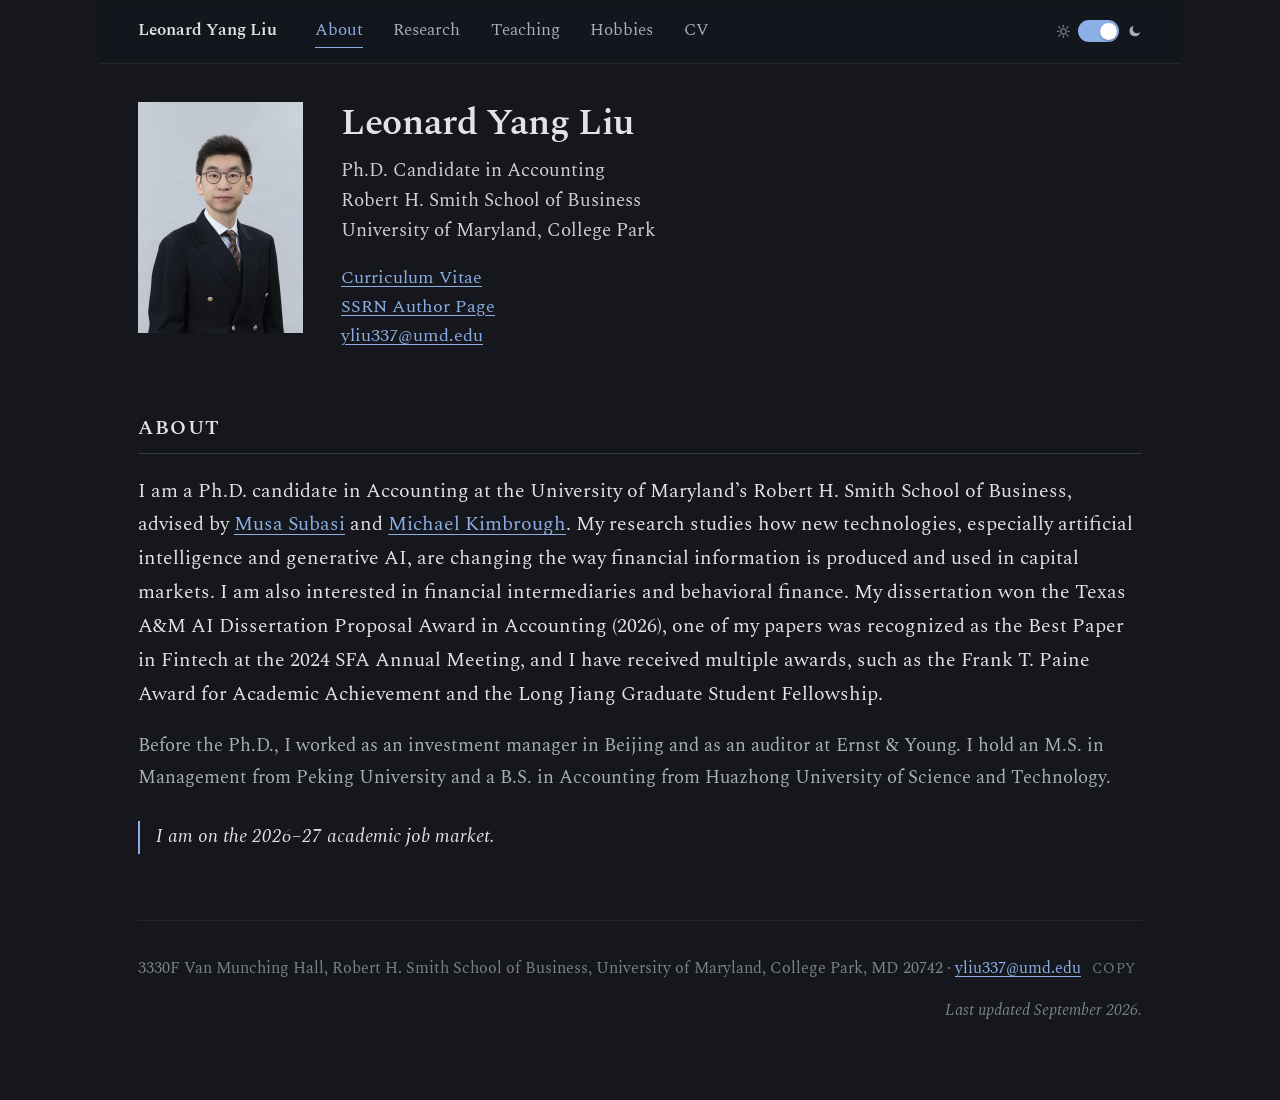
<file: index.html>
<!DOCTYPE html>
<html lang="en">
<head>
    <meta charset="UTF-8">
    <meta name="viewport" content="width=device-width, initial-scale=1.0">
    <title>Leonard Yang Liu — Accounting Ph.D. Candidate, U. Maryland</title>
    <meta name="description" content="Leonard Yang Liu, Accounting Ph.D. candidate at the University of Maryland (Smith). Research on AI and generative AI in capital markets, financial analysts, and earnings forecasts. On the 2026–27 job market.">
    <meta name="author" content="Leonard Yang Liu">
    <meta name="google-site-verification" content="4EBlpKkCN5a4j7zvvDXB8dClp9Jyt-QGt7o2i9yOlBo" />
    <link rel="canonical" href="https://leonardyangliu.com/">

    <!-- Icons -->
    <link rel="icon" type="image/svg+xml" href="/favicon.svg">
    <link rel="icon" type="image/png" sizes="32x32" href="/favicon-32x32.png">
    <link rel="apple-touch-icon" href="/apple-touch-icon.png">
    <!-- Dark by default; script.js repoints this if the visitor picks light. -->
    <meta name="theme-color" content="#15171c">

    <!-- Social sharing (Open Graph / Twitter) -->
    <meta property="og:type" content="website">
    <meta property="og:site_name" content="Leonard Yang Liu">
    <meta property="og:title" content="Leonard Yang Liu — Accounting Ph.D. Candidate, University of Maryland">
    <meta property="og:description" content="Leonard Yang Liu, Accounting Ph.D. candidate at the University of Maryland (Smith). Research on AI and generative AI in capital markets, financial analysts, and earnings forecasts. On the 2026–27 job market.">
    <meta property="og:url" content="https://leonardyangliu.com/">
    <meta property="og:image" content="https://leonardyangliu.com/og-image.png?v=d83e9f6d">
    <meta property="og:image:width" content="1200">
    <meta property="og:image:height" content="630">
    <meta property="og:image:alt" content="Leonard Yang Liu, Ph.D. Candidate in Accounting, University of Maryland">
    <meta name="twitter:card" content="summary_large_image">
    <meta name="twitter:title" content="Leonard Yang Liu — Accounting Ph.D. Candidate, University of Maryland">
    <meta name="twitter:description" content="Leonard Yang Liu, Accounting Ph.D. candidate at the University of Maryland (Smith). Research on AI and generative AI in capital markets, financial analysts, and earnings forecasts. On the 2026–27 job market.">
    <meta name="twitter:image" content="https://leonardyangliu.com/og-image.png?v=d83e9f6d">
    <script type="application/ld+json">
    {
      "@context": "https://schema.org",
      "@type": "Person",
      "name": "Leonard Yang Liu",
      "alternateName": "Yang Liu",
      "givenName": "Leonard Yang",
      "familyName": "Liu",
      "jobTitle": "Ph.D. Candidate in Accounting",
      "description": "Ph.D. candidate in Accounting at the University of Maryland's Robert H. Smith School of Business. Research on artificial intelligence, generative AI, and financial information in capital markets.",
      "url": "https://leonardyangliu.com/",
      "image": "https://leonardyangliu.com/images/headshot.jpg",
      "email": "yliu337@umd.edu",
      "worksFor": {
        "@type": "CollegeOrUniversity",
        "name": "University of Maryland, Robert H. Smith School of Business",
        "url": "https://www.rhsmith.umd.edu/"
      },
      "affiliation": {
        "@type": "CollegeOrUniversity",
        "name": "University of Maryland, Robert H. Smith School of Business",
        "url": "https://www.rhsmith.umd.edu/"
      },
      "alumniOf": [
        { "@type": "CollegeOrUniversity", "name": "Peking University HSBC Business School" },
        { "@type": "CollegeOrUniversity", "name": "Huazhong University of Science and Technology" }
      ],
      "knowsAbout": [
        "Accounting", "Financial Accounting", "Generative AI", "Artificial Intelligence",
        "Financial Analysts", "Capital Markets", "Earnings Forecasts"
      ]
    }
    </script>

    <link rel="preload" href="/fonts/Spectral-Regular.woff2" as="font" type="font/woff2" crossorigin>
    <link rel="preload" href="/fonts/Spectral-SemiBold.woff2" as="font" type="font/woff2" crossorigin>
    <link rel="stylesheet" href="/styles.css?v=c0f8bb45">

    <script>
      // The site is dark by default (see styles.css). This applies a saved
      // light choice before first paint, so returning visitors see no flash.
      (function () {
        var e = document.documentElement;
        e.classList.add('js');
        try {
          var t = localStorage.getItem('theme');
          if (t === 'light' || t === 'dark') e.setAttribute('data-theme', t);
        } catch (err) {}
      })();
    </script>
</head>
<body>
<nav class="topnav">
    <div class="topnav-inner">
        <a class="topnav-home" href="/">Leonard Yang Liu</a>
        <span class="topnav-links">
            <a href="/" aria-current="page">About</a>
            <a href="/research/">Research</a>
            <a href="/teaching/">Teaching</a>
            <a href="/hobbies/classical-music/">Hobbies</a>
            <a href="/cv.pdf" target="_blank" rel="noopener">CV</a>
        </span>
        <button id="theme-toggle" class="theme-toggle" type="button" aria-label="Toggle dark mode" title="Light / dark"></button>
    </div>
</nav>

<header class="hero">
    <img class="portrait" src="/images/headshot.jpg?v=d01d4130" width="165" height="231" fetchpriority="high" decoding="async" alt="Leonard Yang Liu">
    <div class="hero-text">
        <h1>Leonard Yang Liu</h1>
        <p class="affil">
            Ph.D. Candidate in Accounting<br>
            Robert H. Smith School of Business<br>
            University of Maryland, College Park
        </p>
        <p class="links">
            <a href="/cv.pdf" target="_blank" rel="noopener">Curriculum Vitae</a><br>
            <a href="https://ssrn.com/author=5578035" target="_blank" rel="noopener">SSRN Author Page</a><br>
            <a href="mailto:yliu337@umd.edu">yliu337@umd.edu</a>
        </p>
    </div>
</header>

<main>

<section id="about">
    <h2>About</h2>
    <p>
        I am a Ph.D. candidate in Accounting at the University of Maryland&rsquo;s
        Robert H. Smith School of Business, advised by
        <a href="https://www.rhsmith.umd.edu/directory/musa-subasi">Musa Subasi</a>
        and
        <a href="https://www.rhsmith.umd.edu/directory/michael-kimbrough">Michael Kimbrough</a>. My research studies how new technologies, especially
        artificial intelligence and generative AI, are changing the way financial
        information is produced and used in capital markets. I am also interested in
        financial intermediaries and behavioral finance. My dissertation won the
        Texas A&amp;M AI Dissertation Proposal Award in Accounting (2026), one of my papers was recognized
        as the Best Paper in Fintech at the 2024 SFA Annual Meeting, and I have received
        multiple awards, such as the Frank T. Paine Award for Academic Achievement and the
        Long Jiang Graduate Student Fellowship.
    </p>
    <p>
        Before the Ph.D., I worked as an investment manager in Beijing and as an auditor
        at Ernst &amp; Young. I hold an M.S. in Management from Peking University and a
        B.S. in Accounting from Huazhong University of Science and Technology.
    </p>
    <p class="market">I am on the 2026&ndash;27 academic job market.</p>
</section>

</main>

<footer>
    <p>3330F Van Munching Hall, Robert H. Smith School of Business, University of Maryland,
       College Park, MD 20742
       &middot; <a href="mailto:yliu337@umd.edu">yliu337@umd.edu</a><button type="button" class="copy-btn" data-copy="yliu337@umd.edu" aria-label="Copy email address">copy</button></p>
    <p class="updated"><em>Last updated September 2026.</em></p>
</footer>

<script src="/script.js?v=61993ce2" defer></script>
</body>
</html>
</file>
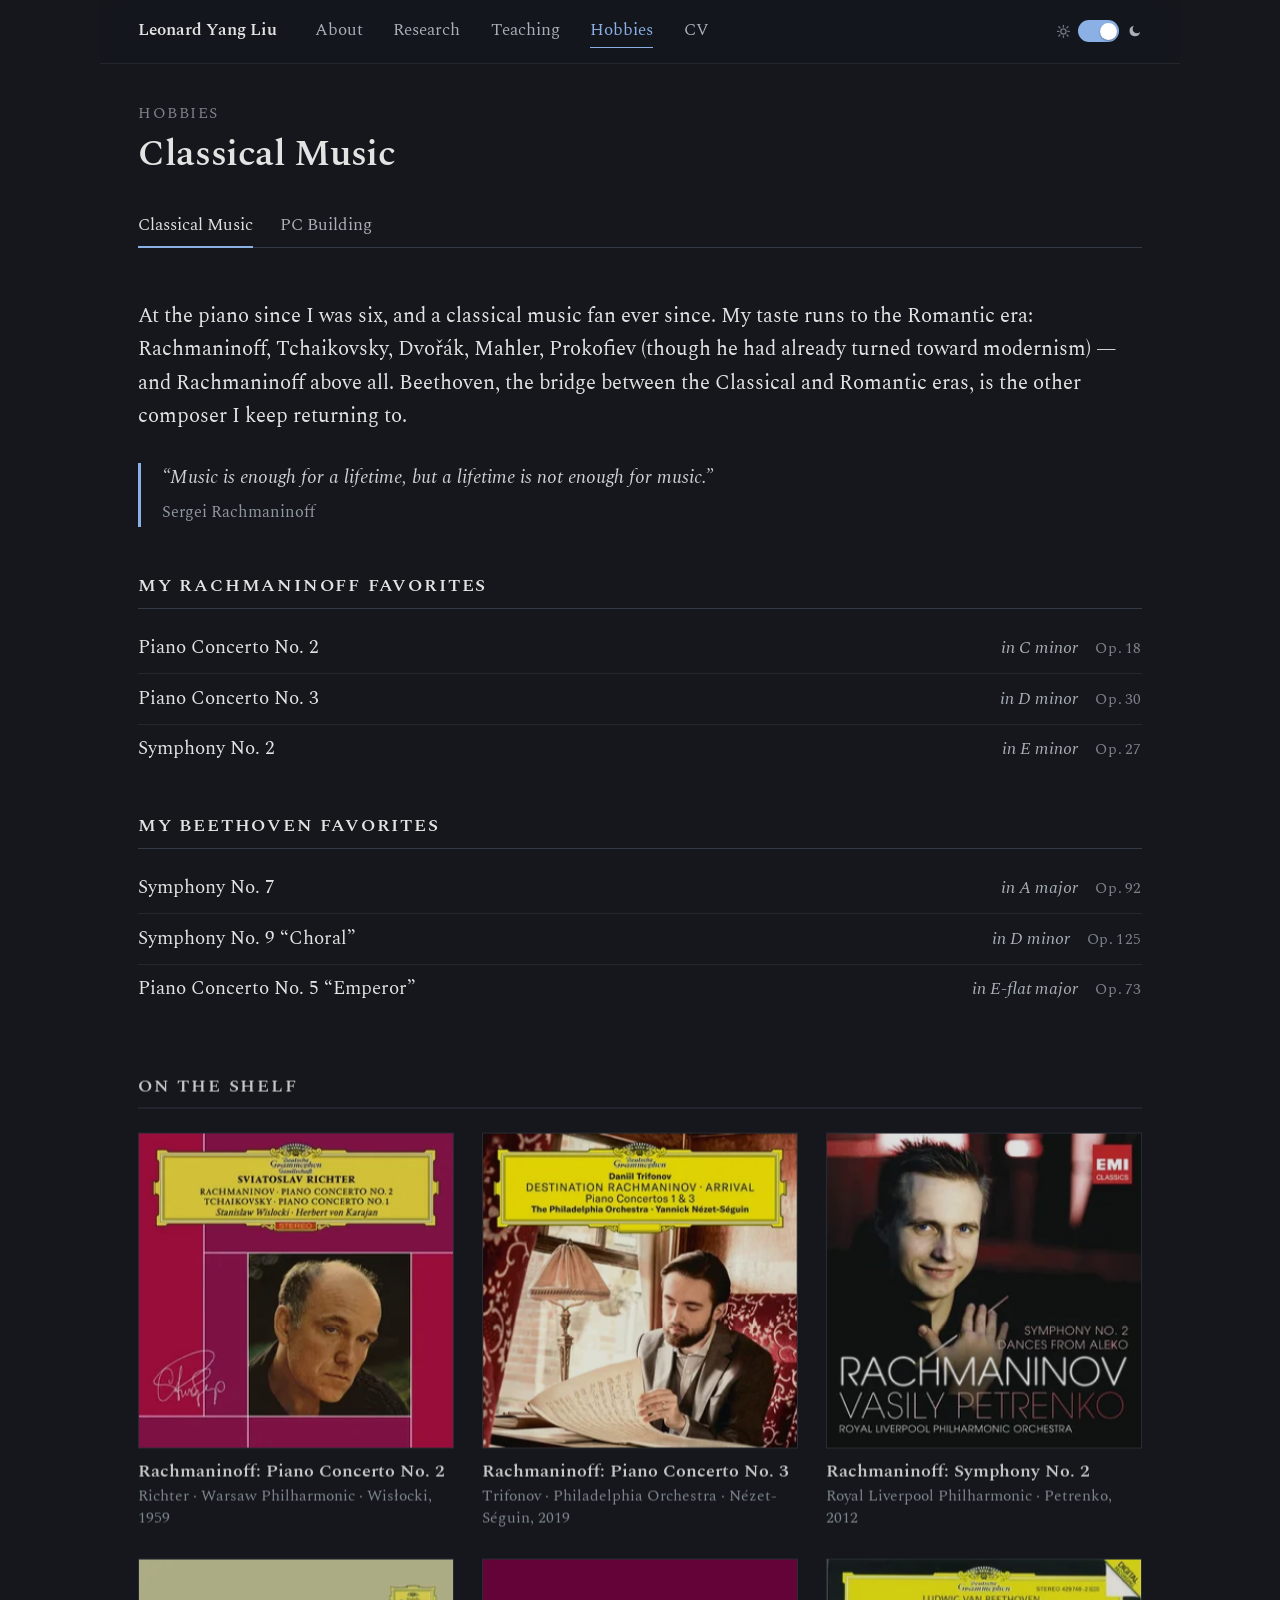
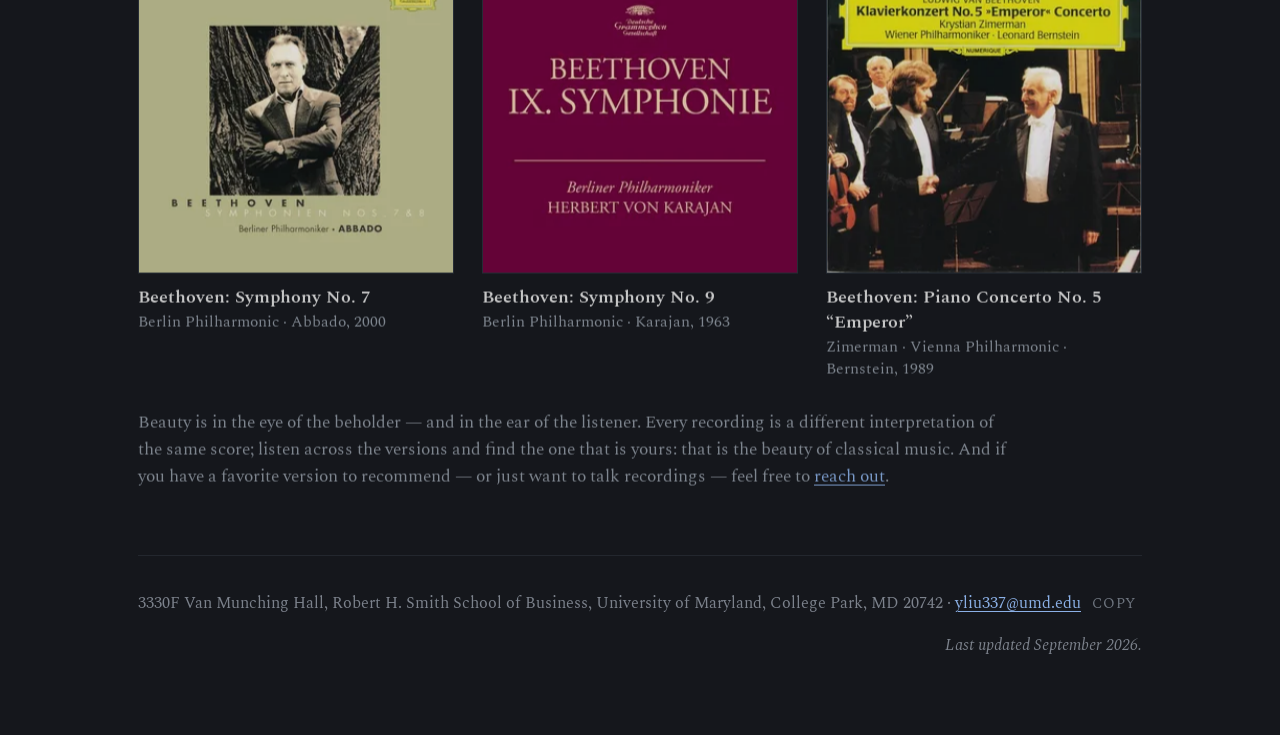
<file: hobbies/index.html>
<!DOCTYPE html>
<html lang="en">
<head>
    <meta charset="UTF-8">
    <meta http-equiv="refresh" content="0; url=/hobbies/classical-music/">
    <meta name="robots" content="noindex">
    <link rel="canonical" href="https://leonardyangliu.com/hobbies/classical-music/">
    <title>Redirecting&hellip;</title>
</head>
<body>
    <p><a href="/hobbies/classical-music/">This page has moved.</a></p>
</body>
</html>
</file>
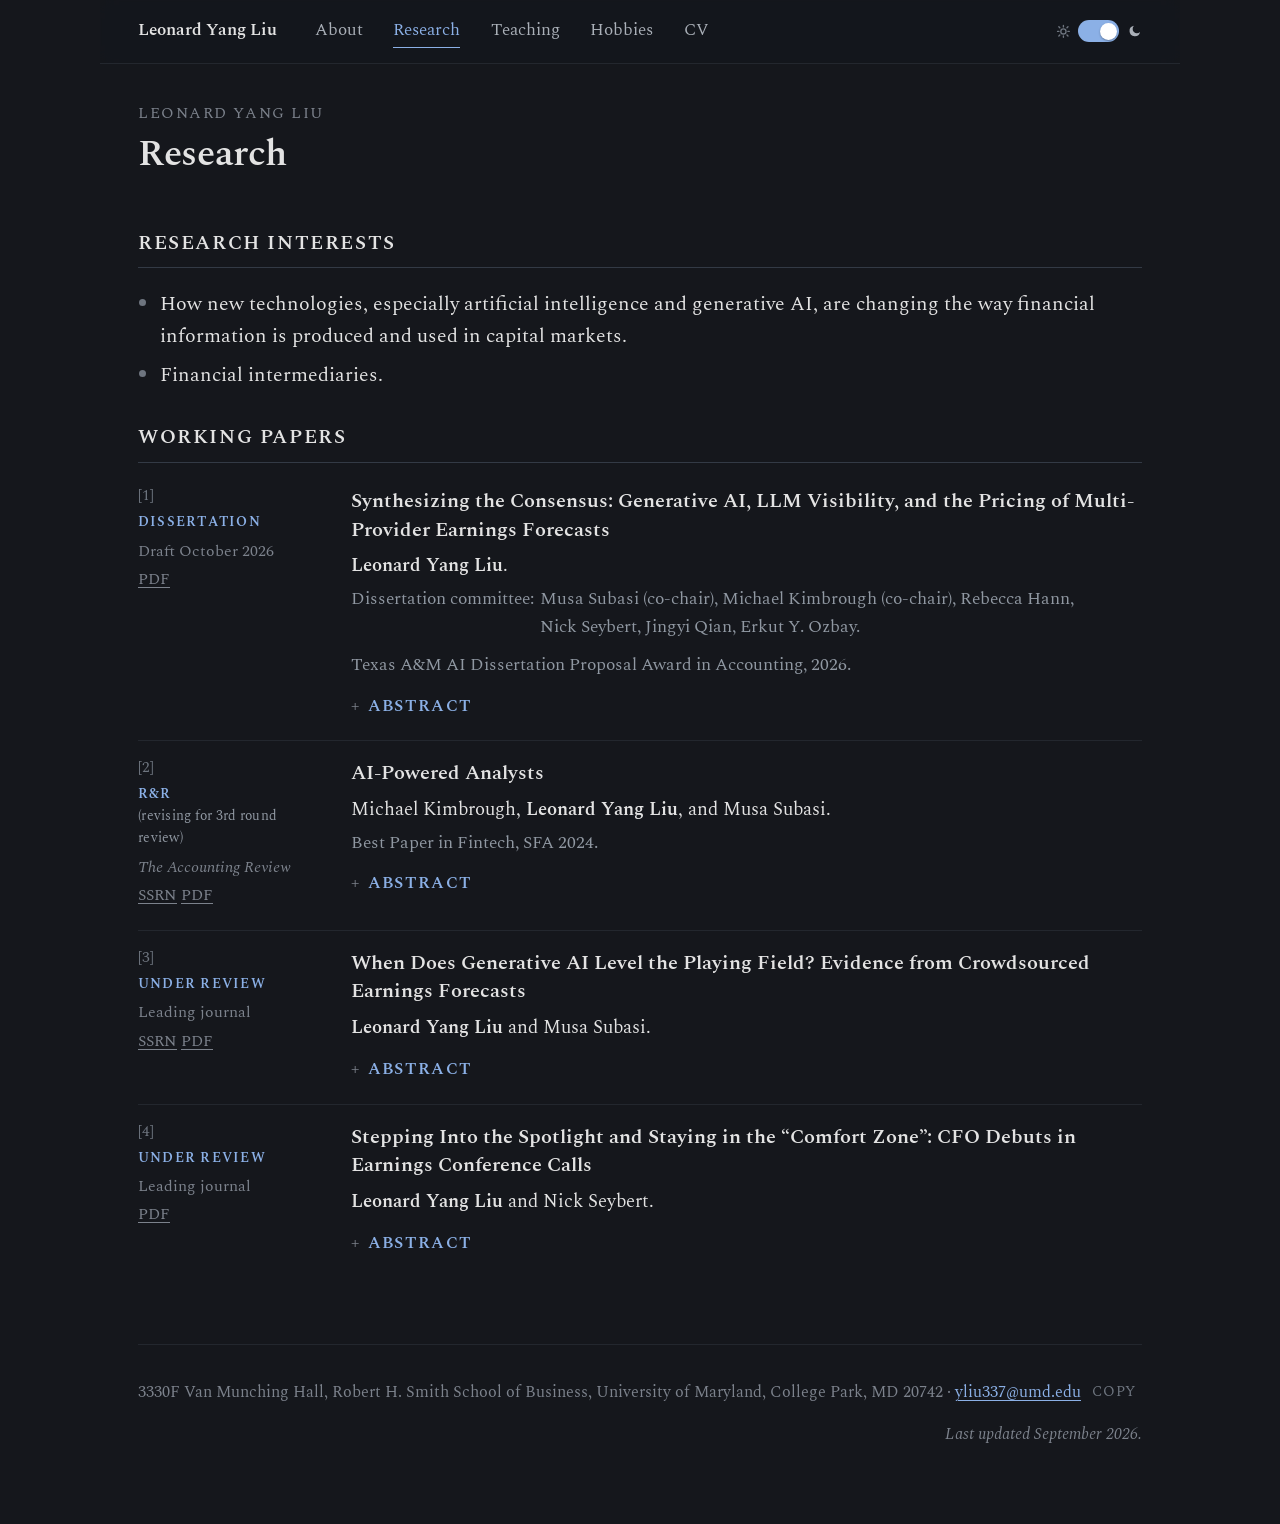
<file: research/index.html>
<!DOCTYPE html>
<html lang="en">
<head>
    <meta charset="UTF-8">
    <meta name="viewport" content="width=device-width, initial-scale=1.0">
    <title>Research — Leonard Yang Liu</title>
    <meta name="description" content="Research by Leonard Yang Liu on generative AI and financial information in capital markets: consensus forecasts, sell-side analysts, crowdsourced forecasts, and CFO communication.">
    <meta name="author" content="Leonard Yang Liu">
    <meta name="google-site-verification" content="4EBlpKkCN5a4j7zvvDXB8dClp9Jyt-QGt7o2i9yOlBo" />
    <link rel="canonical" href="https://leonardyangliu.com/research/">

    <!-- Icons -->
    <link rel="icon" type="image/svg+xml" href="/favicon.svg">
    <link rel="icon" type="image/png" sizes="32x32" href="/favicon-32x32.png">
    <link rel="apple-touch-icon" href="/apple-touch-icon.png">
    <!-- Dark by default; script.js repoints this if the visitor picks light. -->
    <meta name="theme-color" content="#15171c">

    <!-- Social sharing (Open Graph / Twitter) -->
    <meta property="og:type" content="website">
    <meta property="og:site_name" content="Leonard Yang Liu">
    <meta property="og:title" content="Research — Leonard Yang Liu">
    <meta property="og:description" content="Research by Leonard Yang Liu on generative AI and financial information in capital markets: consensus forecasts, sell-side analysts, crowdsourced forecasts, and CFO communication.">
    <meta property="og:url" content="https://leonardyangliu.com/research/">
    <meta property="og:image" content="https://leonardyangliu.com/og-image.png?v=d83e9f6d">
    <meta property="og:image:width" content="1200">
    <meta property="og:image:height" content="630">
    <meta property="og:image:alt" content="Leonard Yang Liu, Ph.D. Candidate in Accounting, University of Maryland">
    <meta name="twitter:card" content="summary_large_image">
    <meta name="twitter:title" content="Research — Leonard Yang Liu">
    <meta name="twitter:description" content="Research by Leonard Yang Liu on generative AI and financial information in capital markets: consensus forecasts, sell-side analysts, crowdsourced forecasts, and CFO communication.">
    <meta name="twitter:image" content="https://leonardyangliu.com/og-image.png?v=d83e9f6d">

    <link rel="preload" href="/fonts/Spectral-Regular.woff2" as="font" type="font/woff2" crossorigin>
    <link rel="preload" href="/fonts/Spectral-SemiBold.woff2" as="font" type="font/woff2" crossorigin>
    <link rel="stylesheet" href="/styles.css?v=c0f8bb45">

    <script>
      // The site is dark by default (see styles.css). This applies a saved
      // light choice before first paint, so returning visitors see no flash.
      (function () {
        var e = document.documentElement;
        e.classList.add('js');
        try {
          var t = localStorage.getItem('theme');
          if (t === 'light' || t === 'dark') e.setAttribute('data-theme', t);
        } catch (err) {}
      })();
    </script>
</head>
<body>
<nav class="topnav">
    <div class="topnav-inner">
        <a class="topnav-home" href="/">Leonard Yang Liu</a>
        <span class="topnav-links">
            <a href="/">About</a>
            <a href="/research/" aria-current="page">Research</a>
            <a href="/teaching/">Teaching</a>
            <a href="/hobbies/classical-music/">Hobbies</a>
            <a href="/cv.pdf" target="_blank" rel="noopener">CV</a>
        </span>
        <button id="theme-toggle" class="theme-toggle" type="button" aria-label="Toggle dark mode" title="Light / dark"></button>
    </div>
</nav>

<main class="page">

<header class="page-head">
    <p class="eyebrow"><a href="/">Leonard Yang Liu</a></p>
    <h1>Research</h1>
</header>

<section class="prose" id="interests">
    <h2>Research Interests</h2>
    <ul class="interest-list">
        <li>How new technologies, especially artificial intelligence and generative AI, are
            changing the way financial information is produced and used in capital markets.</li>
        <li>Financial intermediaries.</li>
    </ul>
</section>

<section class="working-papers" id="working-papers">
    <h2>Working Papers</h2>
    <ol class="papers">
    <li class="paper" id="jmp">
        <div class="paper-meta">
            <p class="status-tag">Dissertation</p>
            <p class="meta-line">Draft October 2026</p>
            <p class="meta-line"><a href="/liu_jmp_2026.pdf" target="_blank" rel="noopener">PDF</a></p>
        </div>
        <div class="paper-body">
            <h3>Synthesizing the Consensus: Generative AI, LLM Visibility, and the Pricing of Multi-Provider Earnings Forecasts</h3>
            <p class="byline"><strong>Leonard Yang Liu</strong>.</p>
            <p class="note committee"><span class="committee-label">Dissertation committee:</span><span class="committee-names">Musa&nbsp;Subasi (co-chair), Michael&nbsp;Kimbrough (co-chair), Rebecca&nbsp;Hann,<br>Nick&nbsp;Seybert, Jingyi&nbsp;Qian, Erkut&nbsp;Y.&nbsp;Ozbay.</span></p>
            <p class="note">Texas A&amp;M AI Dissertation Proposal Award in Accounting, 2026.</p>
            <details class="abstract"><summary>Abstract</summary><p>This paper studies how generative AI (GenAI) changes capital markets&rsquo; use of consensus earnings forecasts from five forecast data providers (FDPs) that construct distinct consensus numbers for the same firm-quarter. In S&amp;P 1500 firm-quarters over 2021&ndash;2025 covered by all five FDPs, I find evidence consistent with GenAI facilitating the market&rsquo;s selective reliance on individual FDPs and an accuracy-weighted synthesis of their forecasts. After ChatGPT, announcement reactions align more closely with provider accuracy ranks and consensus predictive value. Returns per percentage point of surprise rise 2.40 percentage points more under the accuracy-weighted than the equal-weighted consensus and 2.67 more than under I/B/E/S. Across the GPT-capability regimes, this accuracy premium is undetectable before browsing, positive under browsing, and significant against both benchmarks only under native search. The premium also concentrates where special items are large and, against I/B/E/S, where providers disagree. To capture cross-firm variation in retrieval, I construct <em>LLM Visibility</em>, which measures the extent to which a firm&rsquo;s consensus forecasts are visible to LLMs. The premium concentrates in high-visibility firms only after browsing arrives. The evidence is consistent with retrieval-enabled GenAI lowering the cost of synthesizing competing consensus forecasts and changing the earnings benchmark that prices reflect.</p></details>
        </div>
    </li>

    <li class="paper" id="ai-powered-analysts">
        <div class="paper-meta">
            <p class="status-tag">R&amp;R <span class="tag-note">(revising for 3rd round review)</span></p>
            <p class="meta-line"><em>The Accounting Review</em></p>
            <p class="meta-line"><a href="https://ssrn.com/abstract=7176461" target="_blank" rel="noopener">SSRN</a> <a href="/ai_powered_analysts.pdf" target="_blank" rel="noopener">PDF</a></p>
        </div>
        <div class="paper-body">
            <h3>AI-Powered Analysts</h3>
            <p class="byline">Michael Kimbrough, <strong>Leonard Yang Liu</strong>, and Musa Subasi.</p>
            <p class="note">Best Paper in Fintech, SFA 2024.</p>
            <details class="abstract"><summary>Abstract</summary><p>We examine how brokerages&rsquo; institutional adoption of artificial intelligence (AI), measured from AI skill requirements in research-related job postings, shapes sell-side analyst work. AI adoption varies across brokerages and is predicted by peer adoption, organizational capacity, analyst human capital, and institutional demand. Comparing the same analyst-firm pair over time, analysts at higher-adoption brokerages issue more accurate earnings forecasts. The gains are larger when forecasts rely more on public, machine-readable information. Moreover, AI attenuates fatigue-related accuracy losses and herding, indicating that it substitutes for analysts&rsquo; cognitive effort. Freed cognitive capacity is redeployed toward relationship building with management and investing clients. Forecasts by analysts at higher-adoption brokerages elicit stronger price reactions, and adopters shift hiring toward senior analysts. Institutional AI thus benefits analyst research by conserving the scarce cognition on which it runs, with gains that surface in forecast quality, market pricing, and the composition of the analyst workforce.</p></details>
        </div>
    </li>

    <li class="paper" id="genai-estimize">
        <div class="paper-meta">
            <p class="status-tag">Under review</p>
            <p class="meta-line">Leading journal</p>
            <p class="meta-line"><a href="https://papers.ssrn.com/abstract=7253378" target="_blank" rel="noopener">SSRN</a> <a href="/genai_estimize.pdf" target="_blank" rel="noopener">PDF</a></p>
        </div>
        <div class="paper-body">
            <h3>When Does Generative AI Level the Playing Field? Evidence from Crowdsourced Earnings Forecasts</h3>
            <p class="byline"><strong>Leonard Yang Liu</strong> and Musa Subasi.</p>
            <details class="abstract"><summary>Abstract</summary><p>Whether generative AI (GenAI) levels the playing field or reinforces existing advantages depends on which constraint it relaxes. We argue that GenAI substitutes for institutionalized analytical resources but complements human expertise, and we test this distinction using crowdsourced earnings forecasts from <em>Estimize</em>. Before ChatGPT&rsquo;s release, non-professional contributors persistently underperform professionals; afterward, the already-narrowing gap closes. Inferring contributors&rsquo; GenAI reliance from forecasting behavior during ChatGPT service outages, we find that adoption improves the accuracy and independence of non-professionals&rsquo; forecasts while leaving professionals largely unaffected, consistent with GenAI relaxing a binding resource constraint. Within non-professionals, where resources vary little, only experienced contributors improve; inexperienced adopters show no gains and, if anything, herd more. Cross-sectional evidence suggests that the benefits concentrate where disclosures are difficult to process and, separately, where information asymmetry is low. Reflecting the leveling, earnings announcement returns respond more strongly to non-professional forecast surprises post-ChatGPT. These findings reconcile conflicting evidence on GenAI&rsquo;s distributional effects: the technology democratizes information production along the resource margin while amplifying the returns to expertise.</p></details>
        </div>
    </li>

    <li class="paper" id="cfo-debuts">
        <div class="paper-meta">
            <p class="status-tag">Under review</p>
            <p class="meta-line">Leading journal</p>
            <p class="meta-line"><a href="/cfo_debuts.pdf" target="_blank" rel="noopener">PDF</a></p>
        </div>
        <div class="paper-body">
            <h3>Stepping Into the Spotlight and Staying in the &ldquo;Comfort Zone&rdquo;: CFO Debuts in Earnings Conference Calls</h3>
            <p class="byline"><strong>Leonard Yang Liu</strong> and Nick Seybert.</p>
            <details class="abstract"><summary>Abstract</summary><p>This paper investigates whether CFOs who debut on earnings conference calls stay in their &ldquo;comfort zone&rdquo; by emphasizing numbers and accounting jargon rather than qualitative strategic information to maintain credibility under public scrutiny. Hard information is the content CFOs know best, and it is verifiable and objective. In a large sample of earnings call transcripts, debuting CFOs rely significantly more on quantitative language and accounting jargon at the expense of softer strategic disclosures, and these tendencies decline nearly monotonically over subsequent calls. The debut effect is strongest where pressure and uncertainty should be most acute: when it is the CFO&rsquo;s first time in the C-suite, when the firm is high-growth, and, more weakly, when the firm reports a loss. We also find that CFOs engaging in greater comfort-zone behavior are less likely to be subsequently promoted to a CEO role or to move to a more senior role at another firm, while comfort-zone communication is not measurably associated with market or analyst reactions to the calls. Taken together, our results suggest that debut pressure encourages CFOs to favor hard information over soft on early calls, a behavior associated with worse career outcomes and no measurable offsetting benefit.</p></details>
        </div>
    </li>
    </ol>
</section>

</main>

<footer>
    <p>3330F Van Munching Hall, Robert H. Smith School of Business, University of Maryland,
       College Park, MD 20742
       &middot; <a href="mailto:yliu337@umd.edu">yliu337@umd.edu</a><button type="button" class="copy-btn" data-copy="yliu337@umd.edu" aria-label="Copy email address">copy</button></p>
    <p class="updated"><em>Last updated September 2026.</em></p>
</footer>

<script src="/script.js?v=61993ce2" defer></script>
</body>
</html>
</file>
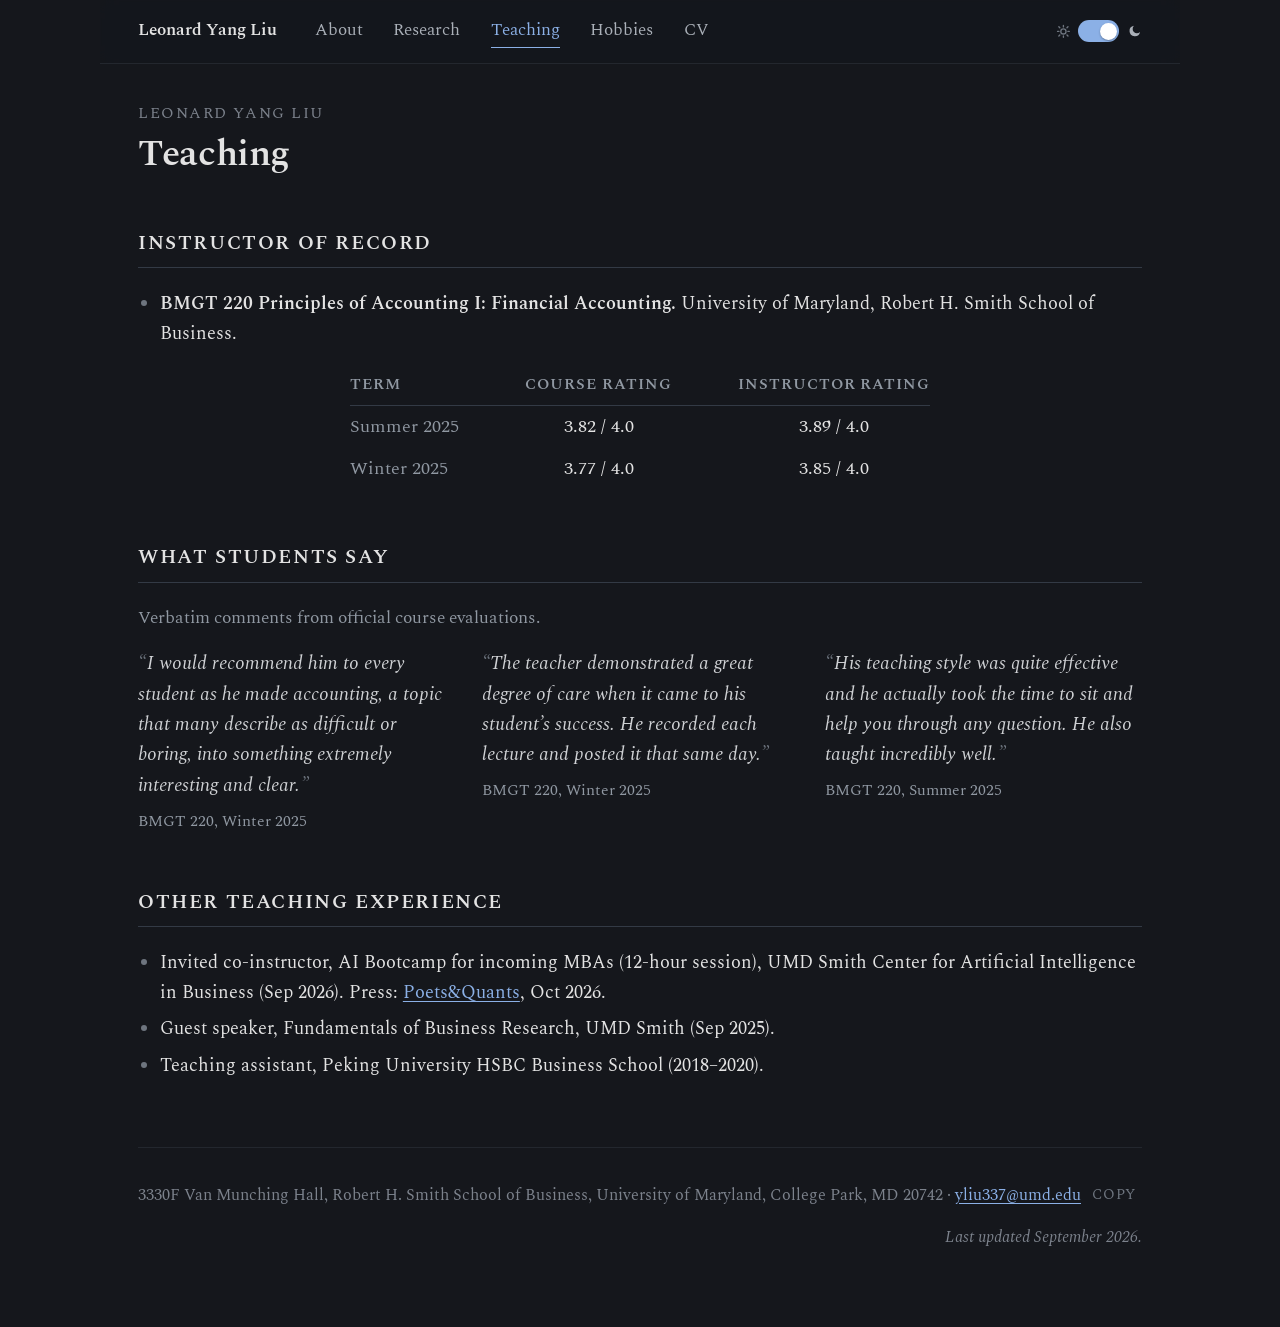
<file: teaching/index.html>
<!DOCTYPE html>
<html lang="en">
<head>
    <meta charset="UTF-8">
    <meta name="viewport" content="width=device-width, initial-scale=1.0">
    <title>Teaching — Leonard Yang Liu</title>
    <meta name="description" content="Teaching record of Leonard Yang Liu: instructor of record for Principles of Accounting I at the University of Maryland, with course evaluations.">
    <meta name="author" content="Leonard Yang Liu">
    <meta name="google-site-verification" content="4EBlpKkCN5a4j7zvvDXB8dClp9Jyt-QGt7o2i9yOlBo" />
    <link rel="canonical" href="https://leonardyangliu.com/teaching/">

    <!-- Icons -->
    <link rel="icon" type="image/svg+xml" href="/favicon.svg">
    <link rel="icon" type="image/png" sizes="32x32" href="/favicon-32x32.png">
    <link rel="apple-touch-icon" href="/apple-touch-icon.png">
    <!-- Dark by default; script.js repoints this if the visitor picks light. -->
    <meta name="theme-color" content="#15171c">

    <!-- Social sharing (Open Graph / Twitter) -->
    <meta property="og:type" content="website">
    <meta property="og:site_name" content="Leonard Yang Liu">
    <meta property="og:title" content="Teaching — Leonard Yang Liu">
    <meta property="og:description" content="Teaching record of Leonard Yang Liu: instructor of record for Principles of Accounting I at the University of Maryland, with course evaluations.">
    <meta property="og:url" content="https://leonardyangliu.com/teaching/">
    <meta property="og:image" content="https://leonardyangliu.com/og-image.png?v=d83e9f6d">
    <meta property="og:image:width" content="1200">
    <meta property="og:image:height" content="630">
    <meta property="og:image:alt" content="Leonard Yang Liu, Ph.D. Candidate in Accounting, University of Maryland">
    <meta name="twitter:card" content="summary_large_image">
    <meta name="twitter:title" content="Teaching — Leonard Yang Liu">
    <meta name="twitter:description" content="Teaching record of Leonard Yang Liu: instructor of record for Principles of Accounting I at the University of Maryland, with course evaluations.">
    <meta name="twitter:image" content="https://leonardyangliu.com/og-image.png?v=d83e9f6d">

    <link rel="preload" href="/fonts/Spectral-Regular.woff2" as="font" type="font/woff2" crossorigin>
    <link rel="preload" href="/fonts/Spectral-SemiBold.woff2" as="font" type="font/woff2" crossorigin>
    <link rel="stylesheet" href="/styles.css?v=c0f8bb45">

    <script>
      // The site is dark by default (see styles.css). This applies a saved
      // light choice before first paint, so returning visitors see no flash.
      (function () {
        var e = document.documentElement;
        e.classList.add('js');
        try {
          var t = localStorage.getItem('theme');
          if (t === 'light' || t === 'dark') e.setAttribute('data-theme', t);
        } catch (err) {}
      })();
    </script>
</head>
<body>
<nav class="topnav">
    <div class="topnav-inner">
        <a class="topnav-home" href="/">Leonard Yang Liu</a>
        <span class="topnav-links">
            <a href="/">About</a>
            <a href="/research/">Research</a>
            <a href="/teaching/" aria-current="page">Teaching</a>
            <a href="/hobbies/classical-music/">Hobbies</a>
            <a href="/cv.pdf" target="_blank" rel="noopener">CV</a>
        </span>
        <button id="theme-toggle" class="theme-toggle" type="button" aria-label="Toggle dark mode" title="Light / dark"></button>
    </div>
</nav>

<main class="page">

<header class="page-head">
    <p class="eyebrow"><a href="/">Leonard Yang Liu</a></p>
    <h1>Teaching</h1>
</header>

<section id="instructor-of-record">
    <h2>Instructor of Record</h2>
    <ul class="teach-list">
        <li><strong>BMGT 220 Principles of Accounting I: Financial Accounting.</strong>
            University of Maryland, Robert H. Smith School of Business.</li>
    </ul>
    <table class="evals">
        <thead>
            <tr><th>Term</th><th>Course rating</th><th>Instructor rating</th></tr>
        </thead>
        <tbody>
            <tr><td>Summer 2025</td><td>3.82 / 4.0</td><td>3.89 / 4.0</td></tr>
            <tr><td>Winter 2025</td><td>3.77 / 4.0</td><td>3.85 / 4.0</td></tr>
        </tbody>
    </table>
</section>

<section id="student-comments">
    <h2>What Students Say</h2>
    <p class="note">Verbatim comments from official course evaluations.</p>
    <ul class="quote-list">
        <li class="quote">
            <blockquote><p>I would recommend him to every student as he made accounting, a topic that many describe as difficult or boring, into something extremely interesting and clear.</p></blockquote>
            <cite>BMGT 220, Winter 2025</cite>
        </li>
        <li class="quote">
            <blockquote><p>The teacher demonstrated a great degree of care when it came to his student&rsquo;s success. He recorded each lecture and posted it that same day.</p></blockquote>
            <cite>BMGT 220, Winter 2025</cite>
        </li>
        <li class="quote">
            <blockquote><p>His teaching style was quite effective and he actually took the time to sit and help you through any question. He also taught incredibly well.</p></blockquote>
            <cite>BMGT 220, Summer 2025</cite>
        </li>
    </ul>
</section>

<section id="other-teaching">
    <h2>Other Teaching Experience</h2>
    <ul class="teach-list">
        <li>Invited co-instructor, AI Bootcamp for incoming MBAs (12-hour session), UMD Smith Center for Artificial Intelligence in Business (Sep 2026). Press: <a href="https://poetsandquants.com/2026/10/02/ai-is-leverage-not-a-strategy-maryland-smiths-dean-on-rebuilding-the-mba/" target="_blank" rel="noopener">Poets&amp;Quants</a>, Oct 2026.</li>
        <li>Guest speaker, Fundamentals of Business Research, UMD Smith (Sep 2025).</li>
        <li>Teaching assistant, Peking University HSBC Business School (2018&ndash;2020).</li>
    </ul>
</section>

</main>

<footer>
    <p>3330F Van Munching Hall, Robert H. Smith School of Business, University of Maryland,
       College Park, MD 20742
       &middot; <a href="mailto:yliu337@umd.edu">yliu337@umd.edu</a><button type="button" class="copy-btn" data-copy="yliu337@umd.edu" aria-label="Copy email address">copy</button></p>
    <p class="updated"><em>Last updated September 2026.</em></p>
</footer>

<script src="/script.js?v=61993ce2" defer></script>
</body>
</html>
</file>
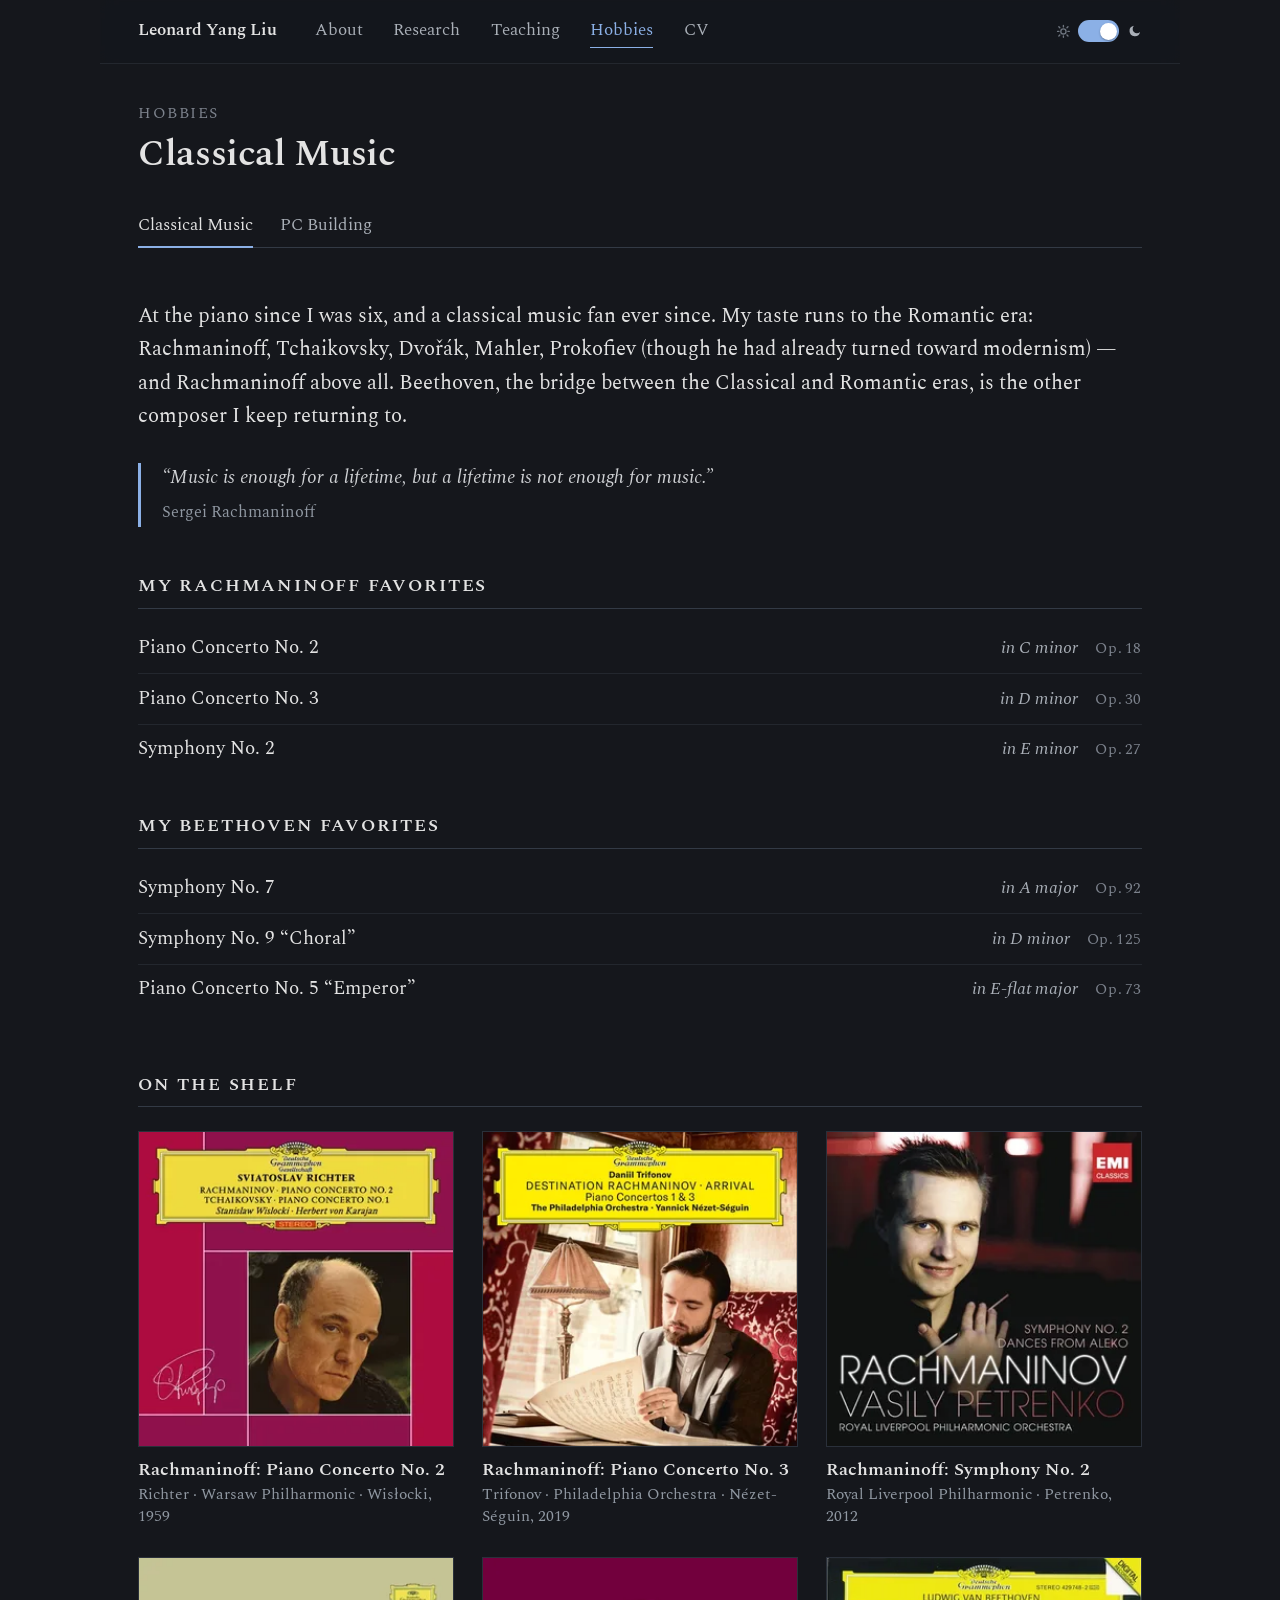
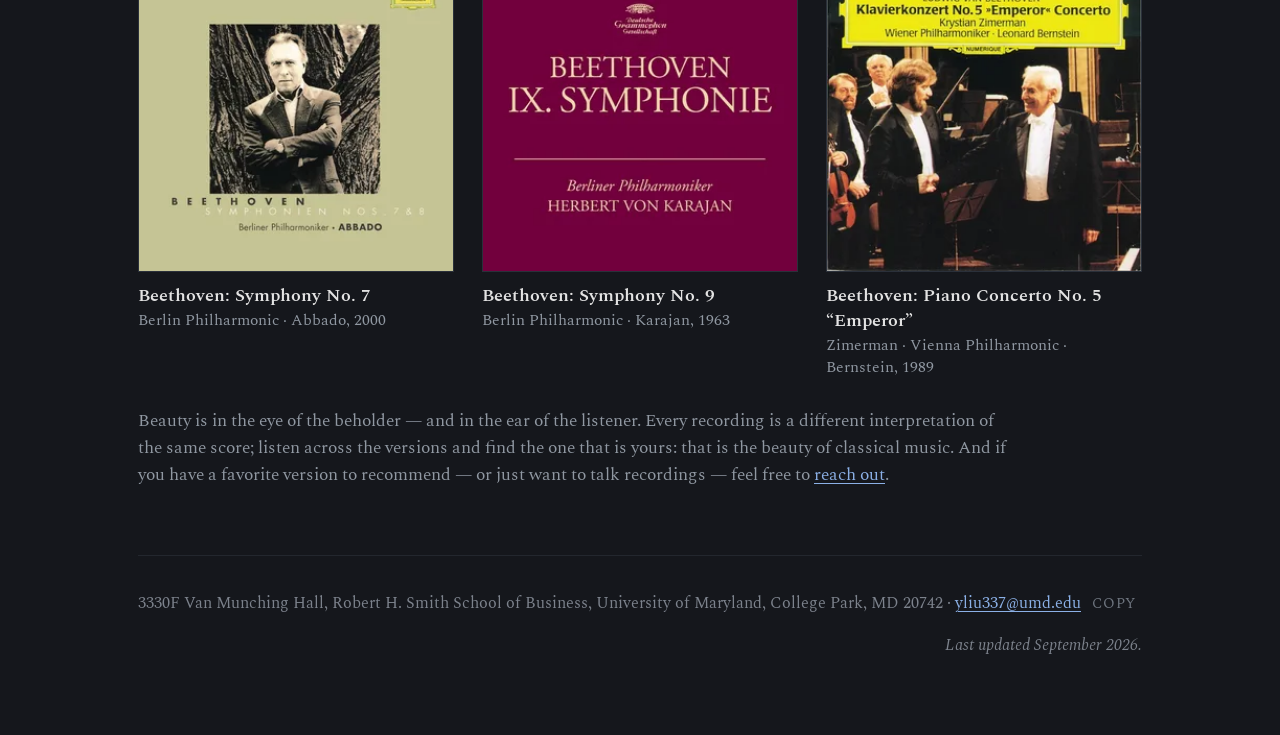
<file: hobbies/classical-music/index.html>
<!DOCTYPE html>
<html lang="en">
<head>
    <meta charset="UTF-8">
    <meta name="viewport" content="width=device-width, initial-scale=1.0">
    <title>Classical Music — Leonard Yang Liu</title>
    <meta name="description" content="At the piano since six and a classical music fan ever since, drawn above all to the Romantic era: Rachmaninoff&#x27;s Second and Third Concertos, the Second Symphony, and Beethoven.">
    <meta name="author" content="Leonard Yang Liu">
    <meta name="google-site-verification" content="4EBlpKkCN5a4j7zvvDXB8dClp9Jyt-QGt7o2i9yOlBo" />
    <link rel="canonical" href="https://leonardyangliu.com/hobbies/classical-music/">

    <!-- Icons -->
    <link rel="icon" type="image/svg+xml" href="/favicon.svg">
    <link rel="icon" type="image/png" sizes="32x32" href="/favicon-32x32.png">
    <link rel="apple-touch-icon" href="/apple-touch-icon.png">
    <!-- Dark by default; script.js repoints this if the visitor picks light. -->
    <meta name="theme-color" content="#15171c">

    <!-- Social sharing (Open Graph / Twitter) -->
    <meta property="og:type" content="website">
    <meta property="og:site_name" content="Leonard Yang Liu">
    <meta property="og:title" content="Classical Music — Leonard Yang Liu">
    <meta property="og:description" content="At the piano since six and a classical music fan ever since, drawn above all to the Romantic era: Rachmaninoff&#x27;s Second and Third Concertos, the Second Symphony, and Beethoven.">
    <meta property="og:url" content="https://leonardyangliu.com/hobbies/classical-music/">
    <meta property="og:image" content="https://leonardyangliu.com/og-image.png?v=d83e9f6d">
    <meta property="og:image:width" content="1200">
    <meta property="og:image:height" content="630">
    <meta property="og:image:alt" content="Leonard Yang Liu, Ph.D. Candidate in Accounting, University of Maryland">
    <meta name="twitter:card" content="summary_large_image">
    <meta name="twitter:title" content="Classical Music — Leonard Yang Liu">
    <meta name="twitter:description" content="At the piano since six and a classical music fan ever since, drawn above all to the Romantic era: Rachmaninoff&#x27;s Second and Third Concertos, the Second Symphony, and Beethoven.">
    <meta name="twitter:image" content="https://leonardyangliu.com/og-image.png?v=d83e9f6d">

    <link rel="preload" href="/fonts/Spectral-Regular.woff2" as="font" type="font/woff2" crossorigin>
    <link rel="preload" href="/fonts/Spectral-SemiBold.woff2" as="font" type="font/woff2" crossorigin>
    <link rel="stylesheet" href="/styles.css?v=c0f8bb45">

    <script>
      // The site is dark by default (see styles.css). This applies a saved
      // light choice before first paint, so returning visitors see no flash.
      (function () {
        var e = document.documentElement;
        e.classList.add('js');
        try {
          var t = localStorage.getItem('theme');
          if (t === 'light' || t === 'dark') e.setAttribute('data-theme', t);
        } catch (err) {}
      })();
    </script>
</head>
<body>
<nav class="topnav">
    <div class="topnav-inner">
        <a class="topnav-home" href="/">Leonard Yang Liu</a>
        <span class="topnav-links">
            <a href="/">About</a>
            <a href="/research/">Research</a>
            <a href="/teaching/">Teaching</a>
            <a href="/hobbies/classical-music/" aria-current="page">Hobbies</a>
            <a href="/cv.pdf" target="_blank" rel="noopener">CV</a>
        </span>
        <button id="theme-toggle" class="theme-toggle" type="button" aria-label="Toggle dark mode" title="Light / dark"></button>
    </div>
</nav>

<main class="page">

<header class="page-head">
    <p class="eyebrow">Hobbies</p>
    <h1>Classical Music</h1>
</header>

<nav class="subnav" aria-label="Hobbies">
    <a href="/hobbies/classical-music/" aria-current="page">Classical Music</a>
    <a href="/hobbies/pc-building/">PC Building</a>
</nav>

<section class="prose">
    <p class="lede">
        At the piano since I was six, and a classical music fan ever since. My taste
        runs to the Romantic era: Rachmaninoff, Tchaikovsky, Dvo&#345;&aacute;k,
        Mahler, Prokofiev (though he had already turned toward modernism)
        &mdash; and Rachmaninoff above all. Beethoven, the bridge
        between the Classical and Romantic eras, is the other composer I keep
        returning to.
    </p>
    <figure class="epigraph">
        <blockquote>
            <p>&ldquo;Music is enough for a lifetime, but a lifetime is not enough for music.&rdquo;</p>
        </blockquote>
        <figcaption>Sergei Rachmaninoff</figcaption>
    </figure>
</section>

<section class="works" aria-label="Works I keep returning to">
    <h2 class="works-composer">My Rachmaninoff favorites</h2>
    <ol class="work-list">
        <li>
            <span class="work-title">Piano Concerto No.&nbsp;2</span>
            <span class="work-key">in C minor</span>
            <span class="work-opus">Op.&thinsp;18</span>
        </li>
        <li>
            <span class="work-title">Piano Concerto No.&nbsp;3</span>
            <span class="work-key">in D minor</span>
            <span class="work-opus">Op.&thinsp;30</span>
        </li>
        <li>
            <span class="work-title">Symphony No.&nbsp;2</span>
            <span class="work-key">in E minor</span>
            <span class="work-opus">Op.&thinsp;27</span>
        </li>
    </ol>

    <h2 class="works-composer">My Beethoven favorites</h2>
    <ol class="work-list">
        <li>
            <span class="work-title">Symphony No.&nbsp;7</span>
            <span class="work-key">in A major</span>
            <span class="work-opus">Op.&thinsp;92</span>
        </li>
        <li>
            <span class="work-title">Symphony No.&nbsp;9 &ldquo;Choral&rdquo;</span>
            <span class="work-key">in D minor</span>
            <span class="work-opus">Op.&thinsp;125</span>
        </li>
        <li>
            <span class="work-title">Piano Concerto No.&nbsp;5 &ldquo;Emperor&rdquo;</span>
            <span class="work-key">in E-flat major</span>
            <span class="work-opus">Op.&thinsp;73</span>
        </li>
    </ol>
</section>

<section class="shelf" aria-label="Recordings">
    <h2 class="works-composer">On the shelf</h2>
    <ul class="sleeves">
        <li class="sleeve"><a class="sleeve-link" href="https://open.spotify.com/album/44eOy7bLDpoOZx5A9a1GEJ" target="_blank" rel="noopener"><figure>
            <picture>
                <source type="image/webp" srcset="/images/music/rach2-richter-300.webp 300w, /images/music/rach2-richter-600.webp 600w" sizes="(max-width: 46rem) 90vw, 300px">
                <img src="/images/music/rach2-richter-600.jpg" width="600" height="600" loading="lazy" decoding="async" alt="Album cover: Rachmaninoff Piano Concerto No. 2, Sviatoslav Richter with the Warsaw Philharmonic under Stanis&#322;aw Wis&#322;ocki, Deutsche Grammophon">
            </picture>
            <figcaption>
                <span class="sleeve-work">Rachmaninoff: Piano Concerto No.&nbsp;2</span>
                <span class="sleeve-performer">Richter &middot; Warsaw Philharmonic &middot; Wis&#322;ocki, 1959</span>
            </figcaption>
        </figure></a></li>
        <li class="sleeve"><a class="sleeve-link" href="https://open.spotify.com/album/1CjlWmQhGgkAKFiikkzEqL" target="_blank" rel="noopener"><figure>
            <picture>
                <source type="image/webp" srcset="/images/music/rach3-trifonov-300.webp 300w, /images/music/rach3-trifonov-600.webp 600w" sizes="(max-width: 46rem) 90vw, 300px">
                <img src="/images/music/rach3-trifonov-600.jpg" width="600" height="600" loading="lazy" decoding="async" alt="Album cover: Destination Rachmaninov: Arrival. Daniil Trifonov with the Philadelphia Orchestra under Yannick N&eacute;zet-S&eacute;guin, Deutsche Grammophon">
            </picture>
            <figcaption>
                <span class="sleeve-work">Rachmaninoff: Piano Concerto No.&nbsp;3</span>
                <span class="sleeve-performer">Trifonov &middot; Philadelphia Orchestra &middot; N&eacute;zet-S&eacute;guin, 2019</span>
            </figcaption>
        </figure></a></li>
        <li class="sleeve"><a class="sleeve-link" href="https://open.spotify.com/album/7czhVMcuwb75TsA3PVpVgr" target="_blank" rel="noopener"><figure>
            <picture>
                <source type="image/webp" srcset="/images/music/sym2-petrenko-300.webp 300w, /images/music/sym2-petrenko-600.webp 600w" sizes="(max-width: 46rem) 90vw, 300px">
                <img src="/images/music/sym2-petrenko-600.jpg" width="600" height="600" loading="lazy" decoding="async" alt="Album cover: Rachmaninov Symphony No. 2, Royal Liverpool Philharmonic Orchestra conducted by Vasily Petrenko">
            </picture>
            <figcaption>
                <span class="sleeve-work">Rachmaninoff: Symphony No.&nbsp;2</span>
                <span class="sleeve-performer">Royal Liverpool Philharmonic &middot; Petrenko, 2012</span>
            </figcaption>
        </figure></a></li>
        <li class="sleeve"><a class="sleeve-link" href="https://open.spotify.com/album/1SzcGJlYQAGgFBADrk2Vjm" target="_blank" rel="noopener"><figure>
            <picture>
                <source type="image/webp" srcset="/images/music/b7-abbado-300.webp 300w, /images/music/b7-abbado-600.webp 600w" sizes="(max-width: 46rem) 90vw, 300px">
                <img src="/images/music/b7-abbado-600.jpg" width="600" height="600" loading="lazy" decoding="async" alt="Album cover: Beethoven Symphonies Nos. 7 and 8, Berlin Philharmonic conducted by Claudio Abbado, Deutsche Grammophon">
            </picture>
            <figcaption>
                <span class="sleeve-work">Beethoven: Symphony No.&nbsp;7</span>
                <span class="sleeve-performer">Berlin Philharmonic &middot; Abbado, 2000</span>
            </figcaption>
        </figure></a></li>
        <li class="sleeve"><a class="sleeve-link" href="https://open.spotify.com/album/67K0airoUMqUEAH7nTrkqO" target="_blank" rel="noopener"><figure>
            <picture>
                <source type="image/webp" srcset="/images/music/b9-karajan-300.webp 300w, /images/music/b9-karajan-600.webp 600w" sizes="(max-width: 46rem) 90vw, 300px">
                <img src="/images/music/b9-karajan-600.jpg" width="600" height="600" loading="lazy" decoding="async" alt="Album cover: Beethoven Symphony No. 9, Berlin Philharmonic conducted by Herbert von Karajan, Deutsche Grammophon 1963">
            </picture>
            <figcaption>
                <span class="sleeve-work">Beethoven: Symphony No.&nbsp;9</span>
                <span class="sleeve-performer">Berlin Philharmonic &middot; Karajan, 1963</span>
            </figcaption>
        </figure></a></li>
        <li class="sleeve"><a class="sleeve-link" href="https://open.spotify.com/album/071ZoYVL38NR1WnPP6jAHz" target="_blank" rel="noopener"><figure>
            <picture>
                <source type="image/webp" srcset="/images/music/b5-zimerman-300.webp 300w, /images/music/b5-zimerman-600.webp 600w" sizes="(max-width: 46rem) 90vw, 300px">
                <img src="/images/music/b5-zimerman-600.jpg" width="600" height="600" loading="lazy" decoding="async" alt="Album cover: Beethoven Piano Concerto No. 5 Emperor, Krystian Zimerman with the Vienna Philharmonic under Leonard Bernstein, Deutsche Grammophon">
            </picture>
            <figcaption>
                <span class="sleeve-work">Beethoven: Piano Concerto No.&nbsp;5 &ldquo;Emperor&rdquo;</span>
                <span class="sleeve-performer">Zimerman &middot; Vienna Philharmonic &middot; Bernstein, 1989</span>
            </figcaption>
        </figure></a></li>
    </ul>
    <p class="shelf-note">
        Beauty is in the eye of the beholder &mdash; and in the ear of the
        listener. Every recording is a different interpretation of the same score;
        listen across the versions and find the one that is yours: that is
        the beauty of classical music. And if you have a favorite version to
        recommend &mdash; or just want to talk recordings &mdash; feel free to
        <a href="mailto:yliu337@umd.edu?subject=Classical%20music%20recordings">reach out</a>.
    </p>
</section>

</main>

<footer>
    <p>3330F Van Munching Hall, Robert H. Smith School of Business, University of Maryland,
       College Park, MD 20742
       &middot; <a href="mailto:yliu337@umd.edu">yliu337@umd.edu</a><button type="button" class="copy-btn" data-copy="yliu337@umd.edu" aria-label="Copy email address">copy</button></p>
    <p class="updated"><em>Last updated September 2026.</em></p>
</footer>

<script src="/script.js?v=61993ce2" defer></script>
</body>
</html>
</file>
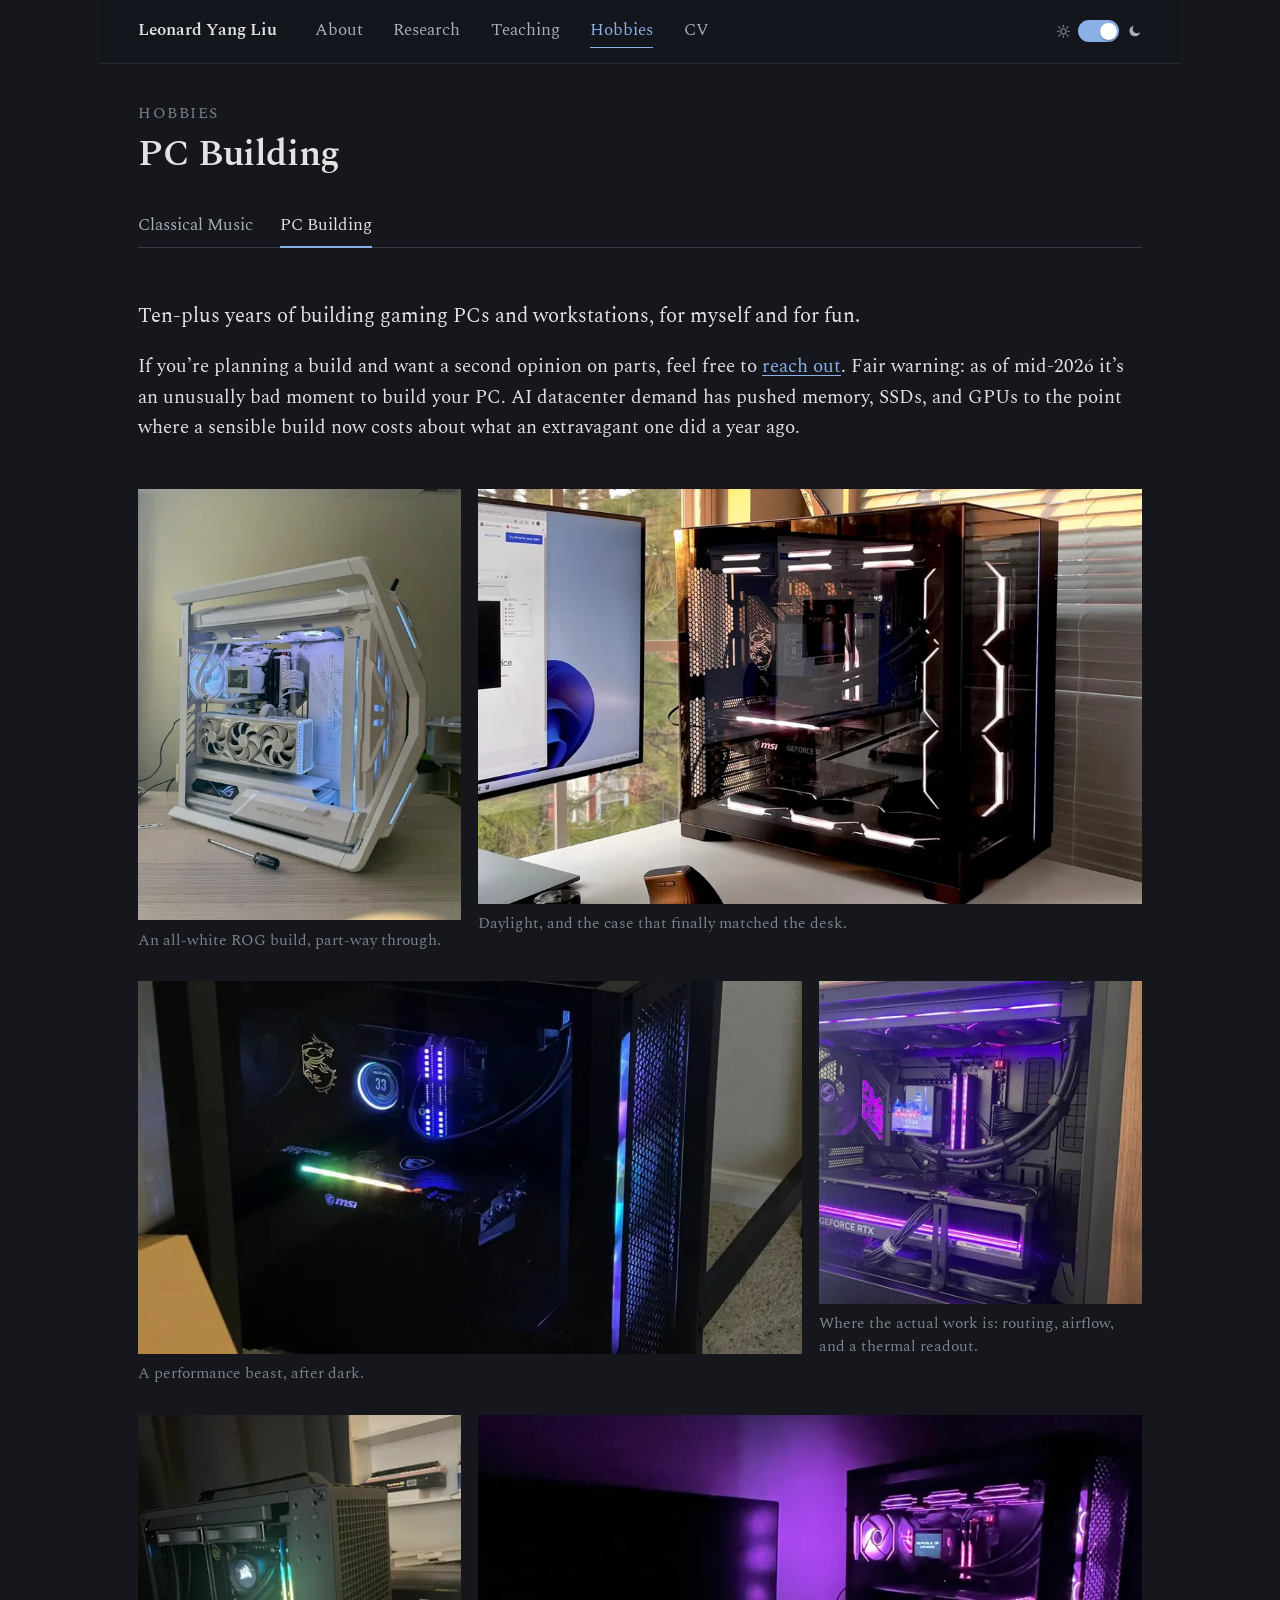
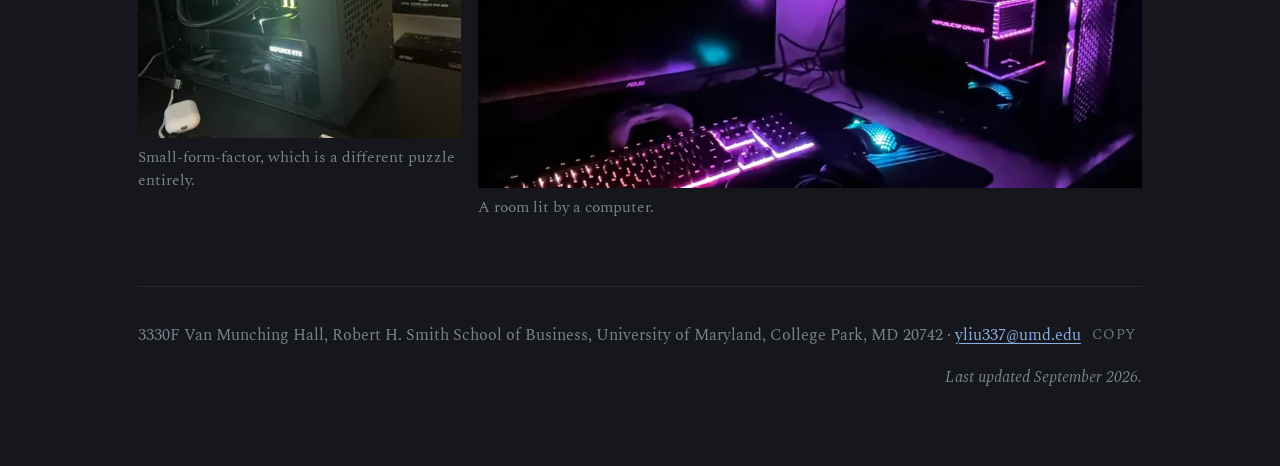
<file: hobbies/pc-building/index.html>
<!DOCTYPE html>
<html lang="en">
<head>
    <meta charset="UTF-8">
    <meta name="viewport" content="width=device-width, initial-scale=1.0">
    <title>PC Building — Leonard Yang Liu</title>
    <meta name="description" content="Ten-plus years of building gaming PCs and research workstations, with photos of past builds and an open offer of parts advice.">
    <meta name="author" content="Leonard Yang Liu">
    <meta name="google-site-verification" content="4EBlpKkCN5a4j7zvvDXB8dClp9Jyt-QGt7o2i9yOlBo" />
    <link rel="canonical" href="https://leonardyangliu.com/hobbies/pc-building/">

    <!-- Icons -->
    <link rel="icon" type="image/svg+xml" href="/favicon.svg">
    <link rel="icon" type="image/png" sizes="32x32" href="/favicon-32x32.png">
    <link rel="apple-touch-icon" href="/apple-touch-icon.png">
    <!-- Dark by default; script.js repoints this if the visitor picks light. -->
    <meta name="theme-color" content="#15171c">

    <!-- Social sharing (Open Graph / Twitter) -->
    <meta property="og:type" content="website">
    <meta property="og:site_name" content="Leonard Yang Liu">
    <meta property="og:title" content="PC Building — Leonard Yang Liu">
    <meta property="og:description" content="Ten-plus years of building gaming PCs and research workstations, with photos of past builds and an open offer of parts advice.">
    <meta property="og:url" content="https://leonardyangliu.com/hobbies/pc-building/">
    <meta property="og:image" content="https://leonardyangliu.com/og-image.png?v=d83e9f6d">
    <meta property="og:image:width" content="1200">
    <meta property="og:image:height" content="630">
    <meta property="og:image:alt" content="Leonard Yang Liu, Ph.D. Candidate in Accounting, University of Maryland">
    <meta name="twitter:card" content="summary_large_image">
    <meta name="twitter:title" content="PC Building — Leonard Yang Liu">
    <meta name="twitter:description" content="Ten-plus years of building gaming PCs and research workstations, with photos of past builds and an open offer of parts advice.">
    <meta name="twitter:image" content="https://leonardyangliu.com/og-image.png?v=d83e9f6d">

    <link rel="preload" href="/fonts/Spectral-Regular.woff2" as="font" type="font/woff2" crossorigin>
    <link rel="preload" href="/fonts/Spectral-SemiBold.woff2" as="font" type="font/woff2" crossorigin>
    <link rel="stylesheet" href="/styles.css?v=c0f8bb45">

    <script>
      // The site is dark by default (see styles.css). This applies a saved
      // light choice before first paint, so returning visitors see no flash.
      (function () {
        var e = document.documentElement;
        e.classList.add('js');
        try {
          var t = localStorage.getItem('theme');
          if (t === 'light' || t === 'dark') e.setAttribute('data-theme', t);
        } catch (err) {}
      })();
    </script>
</head>
<body>
<nav class="topnav">
    <div class="topnav-inner">
        <a class="topnav-home" href="/">Leonard Yang Liu</a>
        <span class="topnav-links">
            <a href="/">About</a>
            <a href="/research/">Research</a>
            <a href="/teaching/">Teaching</a>
            <a href="/hobbies/classical-music/" aria-current="true">Hobbies</a>
            <a href="/cv.pdf" target="_blank" rel="noopener">CV</a>
        </span>
        <button id="theme-toggle" class="theme-toggle" type="button" aria-label="Toggle dark mode" title="Light / dark"></button>
    </div>
</nav>

<main class="page">

<header class="page-head">
    <p class="eyebrow">Hobbies</p>
    <h1>PC Building</h1>
</header>

<nav class="subnav" aria-label="Hobbies">
    <a href="/hobbies/classical-music/">Classical Music</a>
    <a href="/hobbies/pc-building/" aria-current="page">PC Building</a>
</nav>

<section class="prose">
    <p class="lede">
        Ten-plus years of building gaming PCs and workstations, for myself and for fun.
    </p>
    <p>
        If you&rsquo;re planning a build and want a second opinion on parts, feel free to
        <a href="mailto:yliu337@umd.edu?subject=PC%20build%20advice">reach out</a>. Fair warning:
        as of mid-2026 it&rsquo;s an unusually bad moment to build your PC. AI datacenter demand has
        pushed memory, SSDs, and GPUs to the point where a sensible build now costs about what
        an extravagant one did a year ago.
    </p>
</section>

<section class="gallery" aria-label="Past builds">
    <figure class="shot shot--tall" id="shot-1">
        <a class="shot-open" href="#lightbox-1">
            <picture>
                <source type="image/webp" srcset="/images/pc/01-rog-white-build-480.webp 480w, /images/pc/01-rog-white-build-960.webp 960w, /images/pc/01-rog-white-build-1600.webp 1600w" sizes="(max-width: 46rem) 100vw, (max-width: 1080px) 33vw, 330px">
                <img src="/images/pc/01-rog-white-build-1600.jpg" width="1600" height="2111" fetchpriority="high" decoding="async" alt="A white ASUS ROG case mid-build with its panels off, showing white cabling, a white AIO cooler and a white graphics card, a screwdriver lying on the desk beside it">
            </picture>
        </a>
        <figcaption>An all-white ROG build, part-way through.</figcaption>
    </figure>

    <figure class="shot shot--wide shot--deep" id="shot-2">
        <a class="shot-open" href="#lightbox-2">
            <picture>
                <source type="image/webp" srcset="/images/pc/02-desk-daylight-480.webp 480w, /images/pc/02-desk-daylight-960.webp 960w, /images/pc/02-desk-daylight-1600.webp 1600w" sizes="(max-width: 46rem) 100vw, (max-width: 1080px) 66vw, 665px">
                <img src="/images/pc/02-desk-daylight-1600.jpg" width="1600" height="1243" decoding="async" alt="A black glass-paneled tower on a desk in daylight, lit strips glowing softly, next to a monitor and mouse">
            </picture>
        </a>
        <figcaption>Daylight, and the case that finally matched the desk.</figcaption>
    </figure>

    <figure class="shot shot--wide" id="shot-4">
        <a class="shot-open" href="#lightbox-4">
            <picture>
                <source type="image/webp" srcset="/images/pc/04-msi-dark-480.webp 480w, /images/pc/04-msi-dark-960.webp 960w, /images/pc/04-msi-dark-1600.webp 1600w" sizes="(max-width: 46rem) 100vw, (max-width: 1080px) 66vw, 665px">
                <img src="/images/pc/04-msi-dark-1600.jpg" width="1600" height="1201" loading="lazy" decoding="async" alt="A dark tower photographed at night, its memory and graphics card lighting the inside of the case in blue and green">
            </picture>
        </a>
        <figcaption>A performance beast, after dark.</figcaption>
    </figure>

    <figure class="shot" id="shot-3">
        <a class="shot-open" href="#lightbox-3">
            <picture>
                <source type="image/webp" srcset="/images/pc/03-interior-detail-480.webp 480w, /images/pc/03-interior-detail-960.webp 960w, /images/pc/03-interior-detail-1600.webp 1600w" sizes="(max-width: 46rem) 100vw, (max-width: 1080px) 33vw, 330px">
                <img src="/images/pc/03-interior-detail-1600.jpg" width="1600" height="1200" loading="lazy" decoding="async" alt="Interior of a build showing routed cables, a radiator, memory sticks and a small display reporting a CPU temperature of 38 degrees">
            </picture>
        </a>
        <figcaption>Where the actual work is: routing, airflow, and a thermal readout.</figcaption>
    </figure>

    <figure class="shot" id="shot-6">
        <a class="shot-open" href="#lightbox-6">
            <picture>
                <source type="image/webp" srcset="/images/pc/06-sff-corsair-480.webp 480w, /images/pc/06-sff-corsair-960.webp 960w, /images/pc/06-sff-corsair-1600.webp 1600w" sizes="(max-width: 46rem) 100vw, (max-width: 1080px) 33vw, 330px">
                <img src="/images/pc/06-sff-corsair-1600.jpg" width="1600" height="1200" loading="lazy" decoding="async" alt="A small-form-factor black case on a desk, spare components and boxes on shelves behind it">
            </picture>
        </a>
        <figcaption>Small-form-factor, which is a different puzzle entirely.</figcaption>
    </figure>

    <figure class="shot shot--wide" id="shot-5">
        <a class="shot-open" href="#lightbox-5">
            <picture>
                <source type="image/webp" srcset="/images/pc/05-rog-night-480.webp 480w, /images/pc/05-rog-night-960.webp 960w, /images/pc/05-rog-night-1600.webp 1600w" sizes="(max-width: 46rem) 100vw, (max-width: 1080px) 66vw, 665px">
                <img src="/images/pc/05-rog-night-1600.jpg" width="1600" height="1188" loading="lazy" decoding="async" alt="A desk at night lit almost entirely by the machine: violet light across the wall, a glowing keyboard, and the case beside a dark monitor">
            </picture>
        </a>
        <figcaption>A room lit by a computer.</figcaption>
    </figure>

    <!-- CSS-only lightboxes: :target shows the overlay, the close link
         returns to the tile. Works with JavaScript disabled. -->
    <div class="lightbox" id="lightbox-1" role="dialog" aria-label="Full-size photo: An all-white ROG build, part-way through">
        <a class="lightbox-close" href="#shot-1" aria-label="Close full-size view">
            <picture>
                <source type="image/webp" srcset="/images/pc/01-rog-white-build-1600.webp">
                <img src="/images/pc/01-rog-white-build-1600.jpg" width="1600" height="2111" loading="lazy" decoding="async" alt="A white ASUS ROG case mid-build with its panels off, showing white cabling, a white AIO cooler and a white graphics card, a screwdriver lying on the desk beside it">
            </picture>
        </a>
    </div>
    <div class="lightbox" id="lightbox-2" role="dialog" aria-label="Full-size photo: Daylight, and the case that finally matched the desk">
        <a class="lightbox-close" href="#shot-2" aria-label="Close full-size view">
            <picture>
                <source type="image/webp" srcset="/images/pc/02-desk-daylight-1600.webp">
                <img src="/images/pc/02-desk-daylight-1600.jpg" width="1600" height="1243" loading="lazy" decoding="async" alt="A black glass-paneled tower on a desk in daylight, lit strips glowing softly, next to a monitor and mouse">
            </picture>
        </a>
    </div>
    <div class="lightbox" id="lightbox-4" role="dialog" aria-label="Full-size photo: A performance beast, after dark">
        <a class="lightbox-close" href="#shot-4" aria-label="Close full-size view">
            <picture>
                <source type="image/webp" srcset="/images/pc/04-msi-dark-1600.webp">
                <img src="/images/pc/04-msi-dark-1600.jpg" width="1600" height="1201" loading="lazy" decoding="async" alt="A dark tower photographed at night, its memory and graphics card lighting the inside of the case in blue and green">
            </picture>
        </a>
    </div>
    <div class="lightbox" id="lightbox-3" role="dialog" aria-label="Full-size photo: Where the actual work is: routing, airflow, and a thermal readout">
        <a class="lightbox-close" href="#shot-3" aria-label="Close full-size view">
            <picture>
                <source type="image/webp" srcset="/images/pc/03-interior-detail-1600.webp">
                <img src="/images/pc/03-interior-detail-1600.jpg" width="1600" height="1200" loading="lazy" decoding="async" alt="Interior of a build showing routed cables, a radiator, memory sticks and a small display reporting a CPU temperature of 38 degrees">
            </picture>
        </a>
    </div>
    <div class="lightbox" id="lightbox-6" role="dialog" aria-label="Full-size photo: Small-form-factor, which is a different puzzle entirely">
        <a class="lightbox-close" href="#shot-6" aria-label="Close full-size view">
            <picture>
                <source type="image/webp" srcset="/images/pc/06-sff-corsair-1600.webp">
                <img src="/images/pc/06-sff-corsair-1600.jpg" width="1600" height="1200" loading="lazy" decoding="async" alt="A small-form-factor black case on a desk, spare components and boxes on shelves behind it">
            </picture>
        </a>
    </div>
    <div class="lightbox" id="lightbox-5" role="dialog" aria-label="Full-size photo: A room lit by a computer">
        <a class="lightbox-close" href="#shot-5" aria-label="Close full-size view">
            <picture>
                <source type="image/webp" srcset="/images/pc/05-rog-night-1600.webp">
                <img src="/images/pc/05-rog-night-1600.jpg" width="1600" height="1188" loading="lazy" decoding="async" alt="A desk at night lit almost entirely by the machine: violet light across the wall, a glowing keyboard, and the case beside a dark monitor">
            </picture>
        </a>
    </div>
</section>

</main>

<footer>
    <p>3330F Van Munching Hall, Robert H. Smith School of Business, University of Maryland,
       College Park, MD 20742
       &middot; <a href="mailto:yliu337@umd.edu">yliu337@umd.edu</a><button type="button" class="copy-btn" data-copy="yliu337@umd.edu" aria-label="Copy email address">copy</button></p>
    <p class="updated"><em>Last updated September 2026.</em></p>
</footer>

<script src="/script.js?v=61993ce2" defer></script>
</body>
</html>
</file>
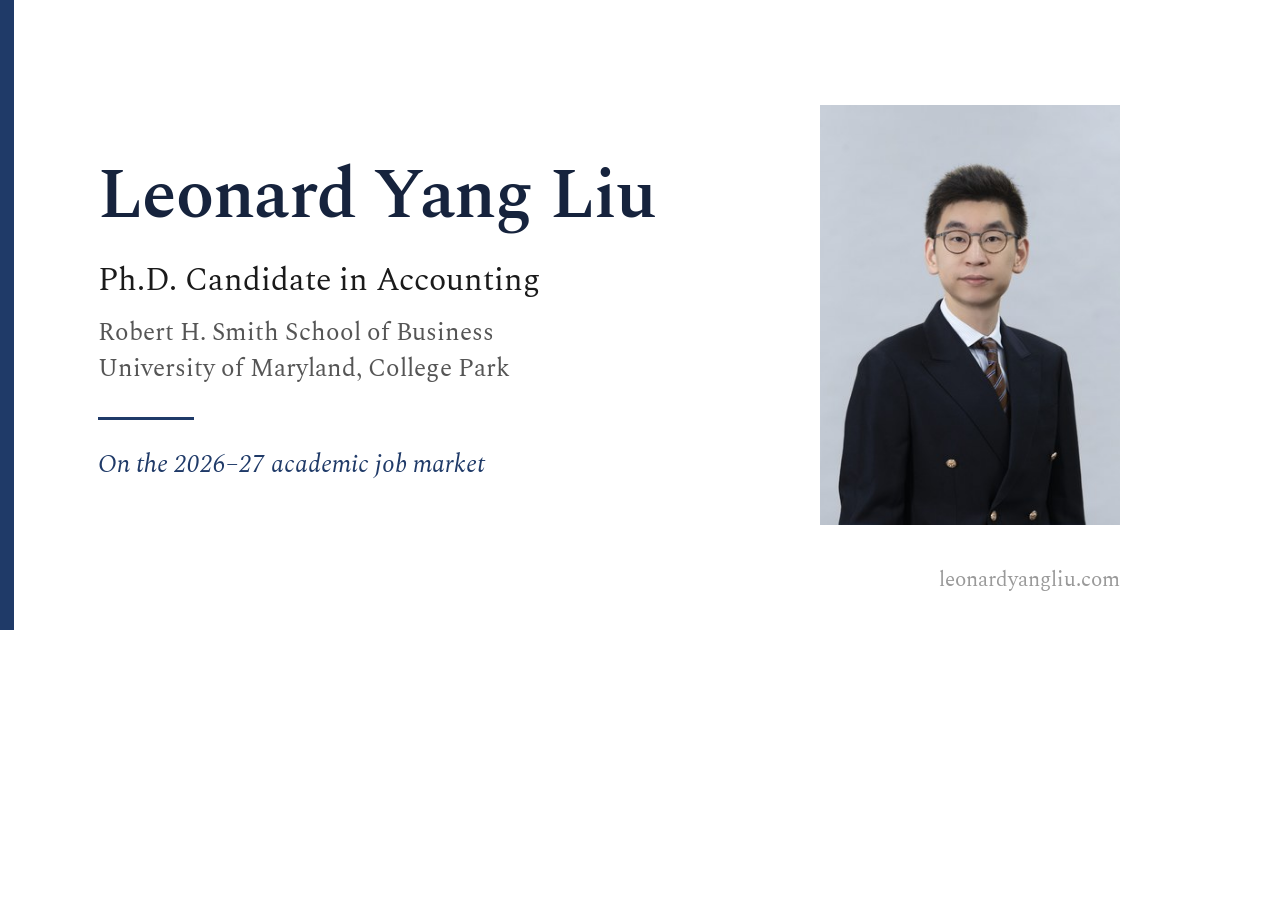
<file: tools/og_image.html>
<!doctype html>
<!-- Social-share card (og:image), 1200x630. Rendered by tools/make_og_image.sh; photo = images/headshot.jpg. -->
<html><head><meta charset="utf-8">
<style>
@font-face { font-family: 'Spectral'; src: url('../fonts/Spectral-Regular.woff2') format('woff2'); font-weight: 400; }
@font-face { font-family: 'Spectral'; src: url('../fonts/Spectral-Italic.woff2') format('woff2'); font-weight: 400; font-style: italic; }
@font-face { font-family: 'Spectral'; src: url('../fonts/Spectral-SemiBold.woff2') format('woff2'); font-weight: 600; }
html, body { margin: 0; width: 1200px; height: 630px; background: #fff; overflow: hidden; }
body { position: relative; font-family: 'Spectral', serif; color: #1a1a1a; }
.bar { position: absolute; left: 0; top: 0; width: 14px; height: 630px; background: #1f3a68; }
.text { position: absolute; left: 98px; top: 160px; width: 640px; }
h1 { font-size: 70px; font-weight: 600; margin: 0 0 22px; line-height: 1.05; color: #16233d; letter-spacing: -0.01em; }
.role { font-size: 32px; margin: 0 0 10px; }
.aff { font-size: 25px; color: #555; line-height: 1.45; margin: 0; }
.rule { width: 96px; height: 3px; background: #1f3a68; margin: 30px 0 26px; }
.market { font-size: 25px; font-style: italic; color: #1f3a68; margin: 0; }
img { position: absolute; left: 820px; top: 105px; width: 300px; height: 420px; }
.url { position: absolute; right: 80px; bottom: 34px; font-size: 21px; color: #9a9a9a; }
</style></head><body>
<div class="bar"></div>
<div class="text">
  <h1>Leonard Yang Liu</h1>
  <p class="role">Ph.D. Candidate in Accounting</p>
  <p class="aff">Robert H. Smith School of Business<br>University of Maryland, College Park</p>
  <div class="rule"></div>
  <p class="market">On the 2026&ndash;27 academic job market</p>
</div>
<img src="../images/headshot.jpg" alt="">
<div class="url">leonardyangliu.com</div>
</body></html>
</file>
<file: styles.css>
/* Leonard Yang Liu — personal site. Plain academic homepage. */

/* ---------- Type: self-hosted Spectral (matches the CV) ----------
   400 = Spectral Regular, 600 = Spectral SemiBold; requests for 700 resolve
   to the 600 face, the same Regular/SemiBold pairing the CV uses. */
@font-face {
    font-family: 'Spectral';
    src: url('fonts/Spectral-Regular.woff2') format('woff2');
    font-weight: 400; font-style: normal; font-display: swap;
}
@font-face {
    font-family: 'Spectral';
    src: url('fonts/Spectral-Italic.woff2') format('woff2');
    font-weight: 400; font-style: italic; font-display: swap;
}
@font-face {
    font-family: 'Spectral';
    src: url('fonts/Spectral-SemiBold.woff2') format('woff2');
    font-weight: 600; font-style: normal; font-display: swap;
}
@font-face {
    font-family: 'Spectral';
    src: url('fonts/Spectral-SemiBoldItalic.woff2') format('woff2');
    font-weight: 600; font-style: italic; font-display: swap;
}

html { font-size: 19px; -webkit-text-size-adjust: 100%; scroll-behavior: smooth; background: var(--bg); }

/* Dark is the site's default, whatever the visitor's system is set to. Light
   is opt-in: the toggle writes data-theme="light" and remembers it. */
:root {
    color-scheme: dark;
    --bg: #15171c;
    --fg: #e3e3e3;
    --fg-2: #cfd1d4;
    --fg-3: #aab0b8;
    --muted: #9098a2;
    --faint: #7c828c;
    --faint-2: #6e757f;
    --copy: #6e757f;
    --sep: #4a4f57;
    --accent: #8bb0e6;
    --accent-hover: #b0caf2;
    --line: #333a45;
    --line-soft: #2a303a;
    --line-faint: #23272e;
    --line-table: #333a45;
    --nav-bg: rgba(21, 23, 28, 0.9);
}

/* Light palette: only when the visitor asks for it. */
:root[data-theme="light"] {
    color-scheme: light;
    --bg: #ffffff;
    --fg: #1a1a1a;
    --fg-2: #2a2a2a;
    --fg-3: #4a4a4a;
    --muted: #5a5a5a;
    --faint: #888888;
    --faint-2: #999999;
    --copy: #b0b0b0;
    --sep: #aaaaaa;
    --accent: #1F3A68;
    --accent-hover: #0a1a3a;
    --line: #d0d0d0;
    --line-soft: #e0e0e0;
    --line-faint: #eeeeee;
    --line-table: #cccccc;
    --nav-bg: rgba(255, 255, 255, 0.94);
}

body {
    font-family: 'Spectral', Charter, 'Iowan Old Style', 'Source Serif Pro', 'Apple Garamond', Georgia, serif;
    line-height: 1.6;
    color: var(--fg);
    background: var(--bg);
    max-width: 1080px;
    margin: 0 auto;
    padding: 3rem 2rem 4rem;
    -webkit-font-smoothing: antialiased;
    -moz-osx-font-smoothing: grayscale;
}

* { box-sizing: border-box; }

a { color: var(--accent); text-decoration: underline; text-underline-offset: 0.18em; text-decoration-thickness: 0.06em; }
a:hover { color: var(--accent-hover); }
/* Hand (pointer) cursor on anything clickable */
a[href], button, summary, label, [role="button"], .copy-btn, .theme-toggle { cursor: pointer; }

img { max-width: 100%; display: block; }

/* ---------- Top nav ---------- */
.topnav {
    position: sticky;
    top: 0;
    z-index: 10;
    background: var(--nav-bg);
    backdrop-filter: saturate(180%) blur(8px);
    -webkit-backdrop-filter: saturate(180%) blur(8px);
    border-bottom: 1px solid var(--line-faint);
    margin: -3rem -2rem 2rem;
    padding: 0.75rem 2rem;
}
.topnav-inner {
    max-width: 1080px;
    margin: 0 auto;
    display: flex;
    align-items: center;
    gap: 1.6rem;
    font-size: 0.9rem;
}
.topnav a {
    color: var(--fg-3);
    text-decoration: none;
    padding: 0.15rem 0;
    border-bottom: 1px solid transparent;
    transition: color .15s ease, border-color .15s ease;
}
.topnav a:hover {
    color: var(--fg);
    border-bottom-color: var(--fg);
}
.topnav a[aria-current="page"],
.topnav a[aria-current="true"] {
    color: var(--accent);
    border-bottom-color: var(--accent);
}
/* The name at the far left is a home link, not a section link. */
.topnav-home {
    font-weight: 600;
    color: var(--fg) !important;
    margin-right: 0.4rem;
}
.topnav-links {
    display: flex;
    align-items: center;
    gap: 1.6rem;
    flex-wrap: wrap;
    min-width: 0;
}

/* ---------- Light / dark toggle ---------- */
/* Sun and moon sit outside the track, labelling its ends; the track is a
   plain switch, so the control reads as "slide from sun to moon". */
.theme-toggle {
    margin-left: auto;
    display: none;              /* shown only when JS is active */
    align-items: center;
    gap: 0.42rem;
    flex: none;
    background: none;
    border: 0;
    padding: 0;
    cursor: pointer;
    line-height: 0;
}
html.js .theme-toggle { display: inline-flex; }

.switch-ic {
    width: 0.78rem;
    height: 0.78rem;
    display: block;
    flex: none;
    transition: color .18s ease;
}
/* Whichever mode is active gets the darker icon. */
.switch-ic--sun  { color: var(--fg-3); }
.switch-ic--moon { color: var(--faint-2); }
.theme-toggle[aria-pressed="true"] .switch-ic--sun  { color: var(--faint-2); }
.theme-toggle[aria-pressed="true"] .switch-ic--moon { color: var(--fg-3); }

.switch-track {
    position: relative;
    width: 2.15rem;
    height: 1.15rem;
    flex: none;
    border-radius: 999px;
    background: var(--line);
    transition: background-color .2s ease;
}
.theme-toggle:hover .switch-track { background: var(--sep); }
.theme-toggle[aria-pressed="true"] .switch-track,
.theme-toggle[aria-pressed="true"]:hover .switch-track { background: var(--accent); }

.switch-knob {
    position: absolute;
    top: 0.13rem;
    left: 0.13rem;
    width: 0.89rem;
    height: 0.89rem;
    border-radius: 50%;
    background: #fff;
    box-shadow: 0 1px 2px rgba(0, 0, 0, 0.3);
    transition: transform .2s cubic-bezier(.3, .7, .4, 1);
}
.theme-toggle[aria-pressed="true"] .switch-knob { transform: translateX(1rem); }

/* ---------- Hero ---------- */
.hero {
    display: flex;
    gap: 2rem;
    align-items: flex-start;
    margin-bottom: 2.75rem;
}
.portrait {
    width: 165px;
    height: 231px;
    object-fit: cover;
    object-position: top center;
    flex-shrink: 0;
}
.hero-text { min-width: 0; }
.hero h1 {
    font-size: 1.95rem;
    font-weight: 600;
    margin: 0 0 0.6rem;
    line-height: 1.15;
    letter-spacing: -0.01em;
}
.hero .affil {
    margin: 0 0 0.9rem;
    color: var(--fg-2);
}
.hero .links {
    margin: 0 0 0.55rem;
    font-size: 0.95rem;
}

/* ---------- Sections ---------- */
section { margin-top: 2.75rem; scroll-margin-top: 4.5rem; }

/* ---------- About ---------- */
#about p {
    margin: 0 0 0.95rem;
    line-height: 1.72;
}
#about p:last-child { margin-bottom: 0; }
#about p:first-of-type { font-size: 1.04rem; color: var(--fg); }
#about p:not(:first-of-type) { color: var(--fg-3); font-size: 0.98rem; }
#about p.market {
    margin-top: 1.4rem;
    color: var(--fg);
    font-style: italic;
    font-size: 1rem;
    border-left: 2px solid var(--accent);
    padding-left: 0.85rem;
}

h2 {
    position: relative;
    font-size: 1.05rem;
    font-weight: 600;
    text-transform: uppercase;
    letter-spacing: 0.08em;
    color: var(--fg);
    margin: 0 0 1.1rem;
    padding-bottom: 0.4rem;
    border-bottom: 1px solid var(--line);
}

/* Section heading deep-link (added by JS) */
.heading-anchor {
    margin-left: 0.45em;
    font-weight: 400;
    color: var(--faint-2);
    text-decoration: none;
    opacity: 0;
    transition: opacity .15s ease, color .15s ease;
}
h2:hover .heading-anchor,
.heading-anchor:focus-visible { opacity: 1; }
.heading-anchor:hover { color: var(--accent); }
.heading-anchor.copied { color: var(--accent); opacity: 1; }

/* ---------- Papers ---------- */
.papers {
    list-style: none;
    padding: 0;
    margin: 0;
    counter-reset: paper;
}
/* One authoritative definition: the entry is a grid — counter above the
   metadata rail in column one, the body spanning both rows in column two. */
.paper {
    counter-increment: paper;
    display: grid;
    grid-template-columns: var(--rail) 1fr;
    grid-template-rows: auto 1fr;
    column-gap: var(--rail-gap);
    padding: 0.95rem 0;
    border-top: 1px solid var(--line-faint);
}
.paper:first-child { border-top: 0; padding-top: 0.2rem; }
.paper::before {
    content: "[" counter(paper) "]";
    grid-column: 1;
    grid-row: 1;
    margin-bottom: 0.35rem;
    font-family: 'Spectral', Charter, Georgia, serif;
    color: var(--faint-2);
    font-size: 0.8rem;
    line-height: 1.2;
    font-variant-numeric: tabular-nums;
    transition: color .15s ease;
}
.paper:hover::before { color: var(--accent); }
/* Body first in the DOM so the title is read first; the rail is placed
   back into column one visually. */
.paper-body { grid-column: 2; grid-row: 1 / span 2; min-width: 0; }
.paper-meta { grid-column: 1; grid-row: 2; }
#jmp { scroll-margin-top: 4.5rem; }
.paper h3 {
    font-size: 1.06rem;
    font-weight: 600;
    line-height: 1.4;
    margin: 0 0 0.4rem;
}
.paper .byline {
    margin: 0 0 0.2rem;
    color: var(--fg);
    font-size: 0.98rem;
}
.paper .note {
    margin: 0 0 0.55rem;
    font-size: 0.92rem;
    color: var(--muted);
}
.paper .abstract {
    margin: 0.55rem 0 0;
}
.paper .abstract > summary {
    cursor: pointer;
    display: inline-block;
    font-size: 0.88rem;
    text-transform: uppercase;
    letter-spacing: 0.08em;
    font-weight: 600;
    color: var(--accent);
    list-style: none;
    padding: 0.15rem 0;
    user-select: none;
}
.paper .abstract > summary::-webkit-details-marker { display: none; }
.paper .abstract > summary::before {
    content: "+";
    display: inline-block;
    width: 1em;
    color: var(--faint);
    font-weight: 400;
}
.paper .abstract[open] > summary::before { content: "\2212"; /* − */ }
.paper .abstract > summary:hover { color: var(--accent-hover); }
.paper .abstract > p {
    margin: 0.5rem 0 0;
    padding: 0 0 0 1rem;
    border-left: 2px solid var(--line-soft);
    color: var(--fg-2);
    font-size: 0.96rem;
    line-height: 1.6;
    text-align: justify;
    hyphens: auto;
}

/* ---------- Teaching ---------- */
.evals {
    border-collapse: collapse;
    margin: 1rem auto;
    font-size: 0.95rem;
}
.evals th, .evals td {
    padding: 0.35rem 1.75rem;
    text-align: center;
    font-weight: normal;
    font-variant-numeric: tabular-nums;
}
.evals th:first-child, .evals td:first-child { text-align: left; padding-left: 0; }
.evals th:last-child, .evals td:last-child { padding-right: 0; }
.evals thead th {
    border-bottom: 1px solid var(--line-table);
    color: var(--muted);
    font-size: 0.82rem;
    text-transform: uppercase;
    letter-spacing: 0.06em;
    font-weight: 600;
}
.evals tbody td:first-child { color: var(--muted); }

.note {
    color: var(--muted);
    font-size: 0.92rem;
}

/* Teaching entries as plain bulleted lists (discs, not numbers). */
.teach-list {
    list-style: disc outside;
    margin: 0;
    padding-left: 1.15rem;
    font-size: 0.96rem;
}
.teach-list li { margin: 0 0 0.4rem; }
.teach-list li:last-child { margin-bottom: 0; }
.teach-list li::marker { color: var(--faint-2); }

/* Copying needs the clipboard API, so the button only exists where it can
   actually do something; without JS the address beside it is still selectable. */
.copy-btn { display: none; }
html.js .copy-btn { display: inline; }
.copy-btn {
    font-family: inherit;
    font-size: 0.76rem;
    letter-spacing: 0.04em;
    text-transform: uppercase;
    color: var(--copy);
    background: none;
    border: 0;
    padding: 0;
    margin-left: 0.6rem;
    cursor: pointer;
    transition: color .15s ease;
    vertical-align: 0.04em;
}
.copy-btn:hover { color: var(--accent); }
.copy-btn.copied { color: var(--accent); }

/* ---------- Footer ---------- */
footer {
    margin-top: 3.5rem;
    padding-top: 1rem;
    border-top: 1px solid var(--line-faint);
    color: var(--faint);
    font-size: 0.85rem;
}
/* The date sits in the footer's bottom-right corner, set as an aside. */
footer .updated {
    text-align: right;
    font-style: italic;
    margin: 0.4rem 0 0;
}

/* ---------- Focus (keyboard) ---------- */
a:focus-visible,
summary:focus-visible,
.copy-btn:focus-visible,
.theme-toggle:focus-visible,
.heading-anchor:focus-visible {
    outline: 2px solid var(--accent);
    outline-offset: 2px;
    border-radius: 2px;
}

/* ---------- Scroll reveal (JS adds .reveal only to below-the-fold sections) ---------- */
main section.reveal { opacity: 0; transform: translateY(12px); transition: opacity .55s ease, transform .55s ease; }
main section.reveal.in { opacity: 1; transform: none; }

/* ---------- Reduced motion ---------- */
@media (prefers-reduced-motion: reduce) {
    html { scroll-behavior: auto; }
    *, *::before { transition: none !important; }
    main section.reveal { opacity: 1 !important; transform: none !important; }
}

/* ---------- Mobile ---------- */
@media (max-width: 560px) {
    .hero {
        flex-direction: column;
        gap: 1.25rem;
    }
    .portrait { width: 130px; height: 182px; }
    .hero h1 { font-size: 1.65rem; }
    .evals th, .evals td { padding-right: 1rem; }
}

/* ---------- Print ---------- */
@media print {
    .topnav, .heading-anchor, .copy-btn, .theme-toggle,
    html.js .copy-btn, html.js .theme-toggle { display: none; }
    body { max-width: none; margin: 0; padding: 0; color: #000; }
    a { color: #000; text-decoration: none; }
    .hero { margin-bottom: 1.5rem; }
    section { margin-top: 1.5rem; }
    .paper, .hero { page-break-inside: avoid; }
    .paper .abstract { display: none; }
    main section.reveal { opacity: 1 !important; transform: none !important; }
    footer { border: none; color: #000; margin-top: 2rem; }
}

/* ═══════════════════════════════════════════════════════════════════
   2026-08 redesign: measured reading width, editorial research entries,
   sub-pages, hobby cards, photo mosaic, works list.
   ═══════════════════════════════════════════════════════════════════ */

:root {
    /* The hanging metadata rail on research entries. Everything else fills
       the shell width, which is the only cap on line length. */
    --rail: 9.5rem;
    --rail-gap: 1.7rem;
}

/* ---------- Sub-page scaffolding ---------- */
.page { display: block; }
.page-head { margin-bottom: 1.9rem; }
.page-head h1 {
    font-size: 1.95rem;
    font-weight: 600;
    margin: 0 0 0.5rem;
    line-height: 1.15;
    letter-spacing: -0.01em;
}
.eyebrow {
    margin: 0 0 0.35rem;
    font-size: 0.82rem;
    text-transform: uppercase;
    letter-spacing: 0.1em;
    color: var(--faint);
}
.eyebrow a { color: var(--faint); text-decoration: none; }
.eyebrow a:hover { color: var(--accent); text-decoration: underline; }
.lede {
    font-size: 1.08rem;
    line-height: 1.62;
    color: var(--fg);
    margin: 0 0 1rem;
}

/* ---------- Sub-navigation between the two hobby pages ---------- */
.subnav {
    display: flex;
    gap: 1.4rem;
    font-size: 0.9rem;
    padding-bottom: 0.5rem;
    margin-bottom: 2rem;
    border-bottom: 1px solid var(--line);
}
.subnav a {
    color: var(--fg-3);
    text-decoration: none;
    padding-bottom: 0.35rem;
    margin-bottom: -0.55rem;
    border-bottom: 2px solid transparent;
}
.subnav a:hover { color: var(--fg); }
.subnav a[aria-current="page"] {
    color: var(--fg);
    border-bottom-color: var(--accent);
}

/* ---------- Research: metadata rail typography ---------- */
/* The interests blurb is a two-line lede, not a full section; the papers
   should follow it more closely than the default section rhythm. */
#working-papers { margin-top: 1.6rem; }

.status-tag {
    margin: 0 0 0.3rem;
    font-size: 0.72rem;
    text-transform: uppercase;
    letter-spacing: 0.09em;
    color: var(--accent);
    font-weight: 600;
}
.meta-line {
    margin: 0 0 0.28rem;
    font-size: 0.83rem;
    line-height: 1.45;
    color: var(--faint);
}
.meta-line a { color: var(--faint); }
.meta-line a:hover { color: var(--accent); }

/* ---------- Photo mosaic ---------- */
/* Rows size themselves to their content rather than to a fixed height: a
   fixed row height pushed each figcaption out of its cell and under the
   next row of photographs. Each tile states its own aspect ratio instead,
   and the caption then has somewhere to sit. */
.gallery {
    display: grid;
    grid-template-columns: repeat(3, 1fr);
    grid-auto-flow: dense;
    gap: 1.5rem 0.9rem;
    margin-top: 2.4rem;
    align-items: start;
}
.shot { margin: 0; min-width: 0; }
.shot picture { display: block; }
.shot img {
    width: 100%;
    height: auto;
    aspect-ratio: 1 / 1;
    object-fit: cover;
    background: var(--line-faint);
}
/* Several of these photographs are neon-on-black and turn to mud at
   thumbnail size, so they get the two-column tiles. */
.shot--wide { grid-column: span 2; }
.shot--wide img { aspect-ratio: 16 / 9; }
.shot--deep img { aspect-ratio: 16 / 10; }  /* shares its row with the portrait */
.shot--tall img { aspect-ratio: 3 / 4; }
.shot-open { display: block; overflow: hidden; }
.shot-open img { transition: transform .35s ease; }
@media (hover: hover) and (prefers-reduced-motion: no-preference) {
    .shot-open:hover img, .shot-open:focus-visible img { transform: scale(1.025); }
}

.shot figcaption {
    margin-top: 0.5rem;
    font-size: 0.82rem;
    color: var(--faint);
    line-height: 1.45;
}

/* ---------- Works list ---------- */
.works { margin-top: 2.4rem; }
.works-composer {
    font-size: 0.95rem;
    font-weight: 600;
    text-transform: uppercase;
    letter-spacing: 0.1em;
    margin: 2rem 0 0.8rem;
    padding-bottom: 0.35rem;
    border-bottom: 1px solid var(--line);
}
.works-composer:first-child { margin-top: 0; }
.work-list {
    list-style: none;
    margin: 0;
    padding: 0;
}
.work-list li {
    display: grid;
    grid-template-columns: 1fr auto auto;
    align-items: baseline;
    gap: 0 0.9rem;
    padding: 0.5rem 0;
    border-bottom: 1px solid var(--line-faint);
}
.work-list li:last-child { border-bottom: 0; }
.work-title { font-size: 1rem; }
.work-key { font-style: italic; color: var(--fg-3); font-size: 0.92rem; }
.work-opus {
    font-size: 0.8rem;
    color: var(--faint);
    letter-spacing: 0.04em;
    font-variant-numeric: tabular-nums;
}
.works-note { color: var(--fg-3); line-height: 1.7; margin: 0; }

/* ---------- Narrow screens ---------- */
@media (max-width: 46rem) {
    .paper { grid-template-columns: 1fr; grid-template-rows: auto auto auto; row-gap: 0.5rem; }
    .paper::before { grid-column: 1; grid-row: 1; }
    .paper-meta { grid-column: 1; grid-row: 2; }
    .paper-body { grid-column: 1; grid-row: 3; }
    .meta-line { display: inline; margin-right: 0.9rem; }
    .gallery { grid-template-columns: 1fr; grid-auto-rows: auto; }
    .shot--wide, .shot--tall { grid-column: auto; grid-row: auto; }
    .shot img { height: auto; }
    .work-list li { grid-template-columns: 1fr auto; }
    .work-key { grid-column: 1; font-size: 0.88rem; }
}

/* ---------- Print ---------- */
@media print {
    .subnav, .gallery, .lightbox { display: none; }
    .paper { grid-template-columns: 1fr; }
    .paper::before, .paper-meta, .paper-body { grid-column: 1; grid-row: auto; }
}

/* ---------- Narrow screens: the bar now carries a name, six links and a
   toggle, which is far more than the four short anchors it was built for.
   Let every part of it wrap, and stop the old rule from re-indenting the
   now-gridded paper entries. ---------- */
@media (max-width: 46rem) {
    body { padding: 2rem 1.25rem 3rem; }
    .topnav { margin: -2rem -1.25rem 2rem; padding: 0.6rem 1.25rem; }
    .topnav-inner { flex-wrap: wrap; gap: 0.5rem 1.1rem; font-size: 0.85rem; }
    /* Row one: the name and the toggle. Row two: the links. Ordering them
       explicitly keeps the toggle off a wasted third line. */
    .topnav-home { flex: 0 1 auto; order: 1; margin-right: 0; }
    .theme-toggle { order: 2; margin-left: auto; }
    .topnav-links { order: 3; flex: 1 1 100%; gap: 0.5rem 1.1rem; }
    /* Nothing in the page may exceed the viewport: long titles, URLs and
       hyphen-free words are the usual culprits. */
    body { overflow-wrap: break-word; }
}


/* ---- Record shelf (classical music) -------------------------------------
   Three covers, one per work. The images are square; captions sit under
   them like labels on a shelf edge. */
.shelf { margin-top: 3rem; }

.sleeves {
    list-style: none;
    margin: 1.25rem 0 0;
    padding: 0;
    display: grid;
    grid-template-columns: repeat(3, minmax(0, 18rem));
    gap: 1.5rem;
}

.sleeve figure { margin: 0; }
.sleeve img {
    width: 100%;
    height: auto;
    border: 1px solid var(--line-soft);
}
.sleeve figcaption { margin-top: 0.55rem; line-height: 1.4; }

/* Each sleeve links to its recording on Spotify. The whole figure is the
   click target; the affordance stays quiet -- the frame and the work title
   take the accent on hover, with no underline across the caption block. */
.sleeve-link { display: block; color: inherit; text-decoration: none; }
.sleeve-link:hover img,
.sleeve-link:focus-visible img { border-color: var(--accent); }
.sleeve-link:hover .sleeve-work,
.sleeve-link:focus-visible .sleeve-work { color: var(--accent); }
.sleeve-work { display: block; font-weight: 600; font-size: 0.95rem; color: var(--fg); }
.sleeve-performer { display: block; margin-top: 0.1rem; font-size: 0.82rem; color: var(--muted); }

/* A closing aside under a page's main exhibit: one thought, set quietly. */
.page-note,
.shelf-note {
    margin: 1.5rem 0 0;
    max-width: 46rem;
    font-size: 0.92rem;
    line-height: 1.55;
    color: var(--muted);
}

@media (max-width: 46rem) {
    .sleeves { grid-template-columns: minmax(0, 22rem); }
}

@media print {
    .sleeve { break-inside: avoid; }
}




/* ---- Epigraph -----------------------------------------------------------
   A single quoted voice set off from the prose. Structure: figure.epigraph
   > blockquote > p, with the attribution in a figcaption. */
.epigraph {
    margin: 1.6rem 0 0;
    padding-left: 1.1rem;
    border-left: 3px solid var(--accent);
}
.epigraph blockquote { margin: 0; }
.epigraph p { margin: 0; font-style: italic; color: var(--fg-2); }
.epigraph figcaption { margin-top: 0.35rem; font-size: 0.86rem; color: var(--muted); }

/* A quieter qualifier inside a status tag: the tag itself stays the loud
   uppercase label; the note reads as an aside, not part of the shout. */
.tag-note {
    display: block;
    text-transform: none;
    letter-spacing: 0.02em;
    font-weight: 400;
    color: var(--muted);
}


/* ---- CSS-only lightbox --------------------------------------------------
   :target opens the overlay; the close link (the whole overlay) returns to
   the tile's anchor, so the page scrolls back where the visitor was. No
   JavaScript involved. */
.lightbox {
    display: none;
    position: fixed;
    inset: 0;
    z-index: 40;
    background: rgba(10, 11, 14, 0.93);
    padding: 2.5vh 2.5vw;
}
.lightbox:target { display: flex; align-items: center; justify-content: center; }
.lightbox-close { display: flex; width: 100%; height: 100%; align-items: center; justify-content: center; cursor: zoom-out; }
.lightbox picture { display: contents; }
.lightbox img {
    max-width: 95vw;
    max-height: 95vh;
    width: auto;
    height: auto;
    box-shadow: 0 12px 48px rgba(0, 0, 0, 0.55);
}


/* Committee note: the label sits in its own column, so every line of names
   starts flush with the first one. */
.committee {
    display: grid;
    grid-template-columns: max-content 1fr;
    column-gap: 0.35em;
}
@media (max-width: 46rem) {
    /* Not enough width for two columns; fall back to normal flow. */
    .committee { display: block; }
    .committee-label { margin-right: 0.35em; }
    .committee-names br { display: none; }
}


/* ---- Student comments (teaching page) -----------------------------------
   Verbatim evaluation excerpts, three to a row where space allows. */
.quote-list {
    list-style: none;
    margin: 0;
    padding: 0;
    display: grid;
    grid-template-columns: repeat(auto-fit, minmax(16rem, 1fr));
    gap: 1.4rem;
}
.quote blockquote { margin: 0; }
.quote blockquote p { margin: 0; font-style: italic; color: var(--fg-2); }
.quote blockquote p::before { content: "\201C"; color: var(--faint-2); margin-right: 0.05em; }
.quote blockquote p::after  { content: "\201D"; color: var(--faint-2); margin-left: 0.05em; }
.quote cite { display: block; margin-top: 0.45rem; font-style: normal; font-size: 0.82rem; color: var(--muted); }


/* Research interests: parallel topics, one bullet each. */
.interest-list {
    list-style: disc outside;
    margin: 0;
    padding-left: 1.15rem;
    font-size: 1.04rem;
    line-height: 1.6;
}
.interest-list li { margin: 0 0 0.4rem; }
.interest-list li:last-child { margin-bottom: 0; }
.interest-list li::marker { color: var(--faint-2); }
</file>
